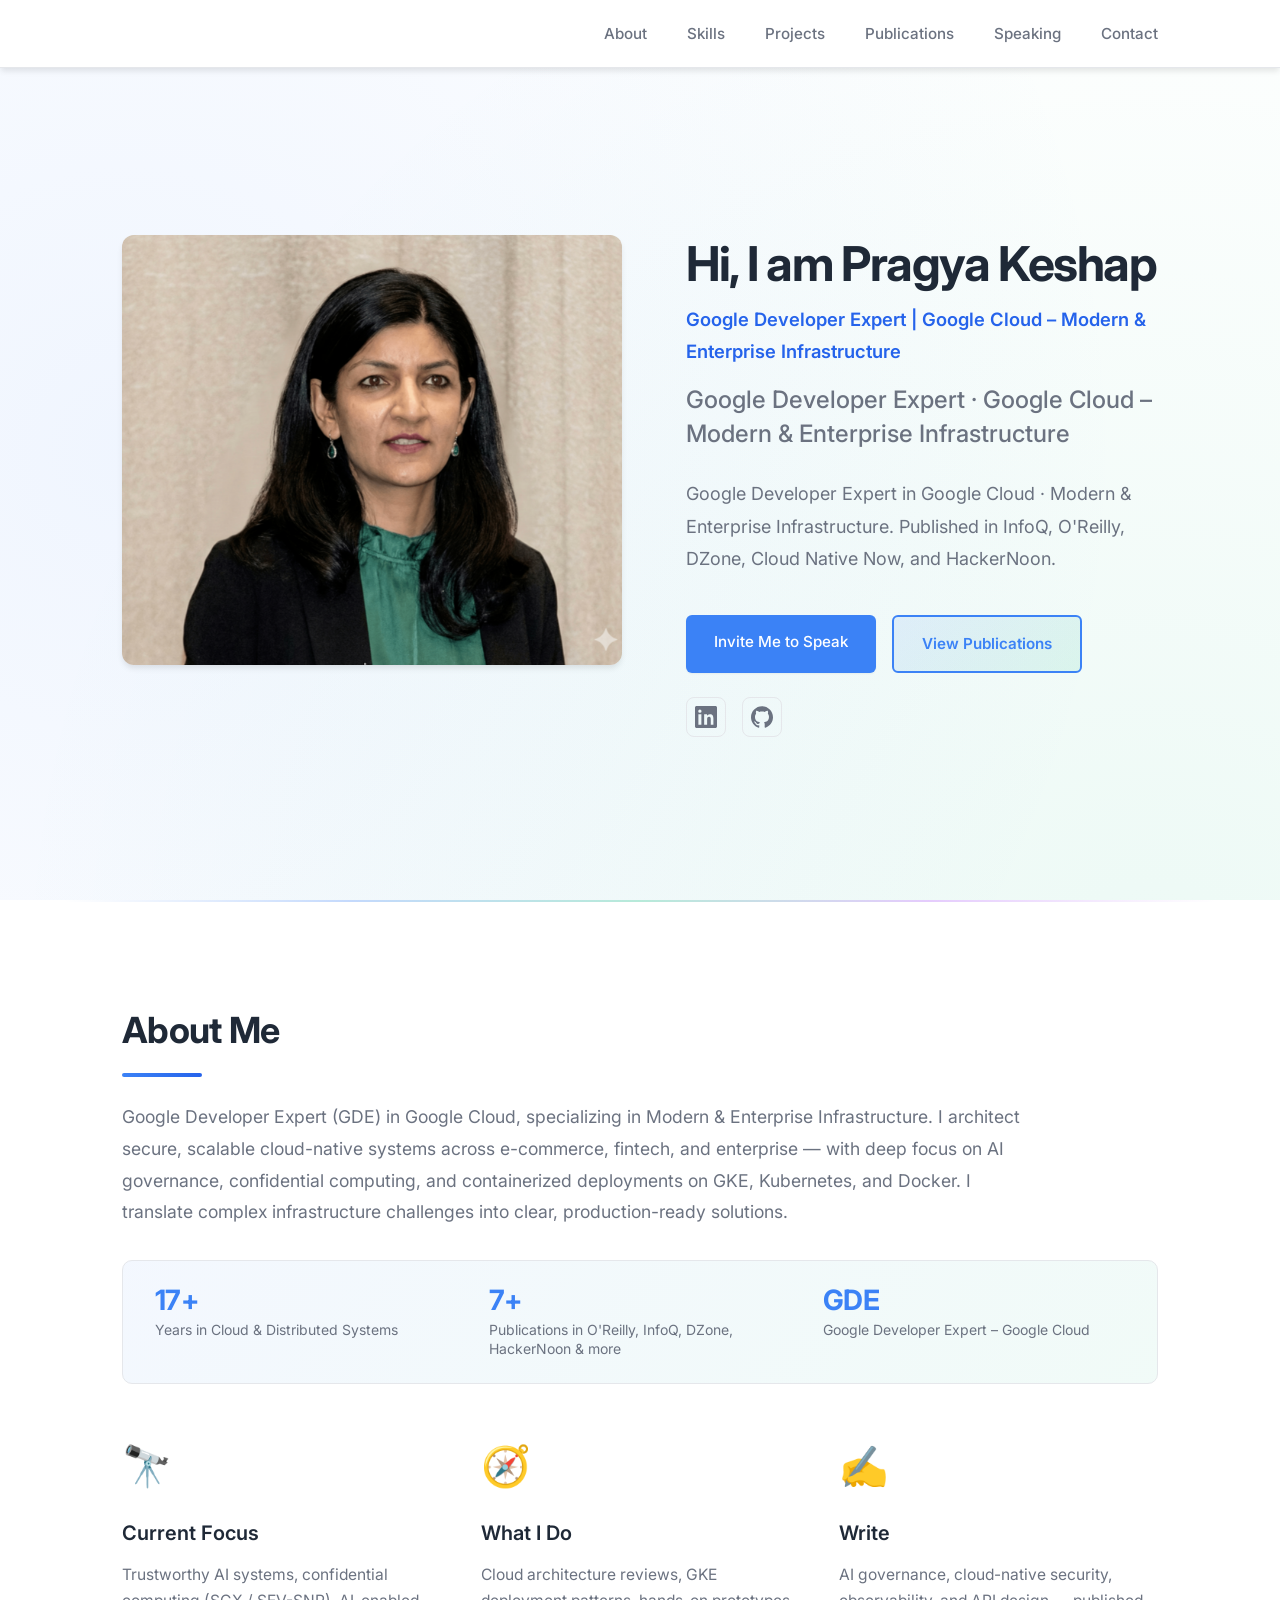
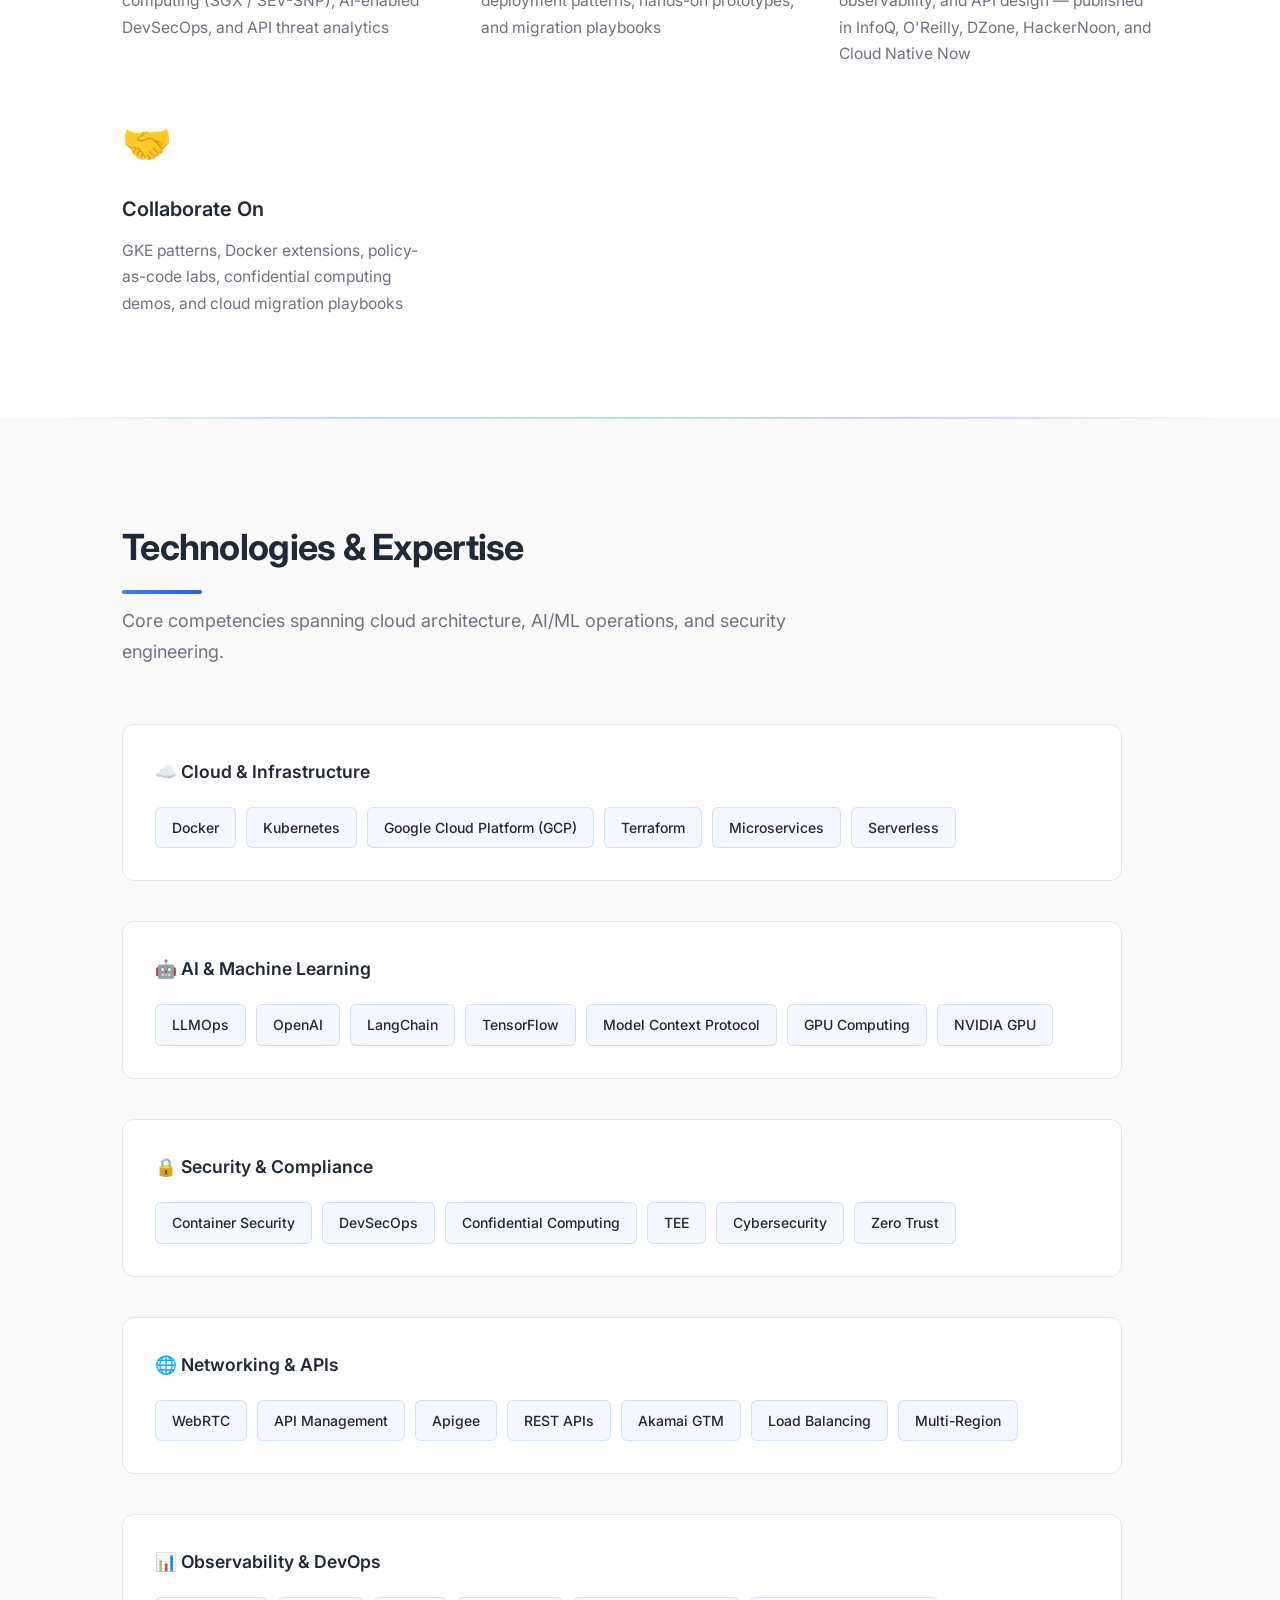
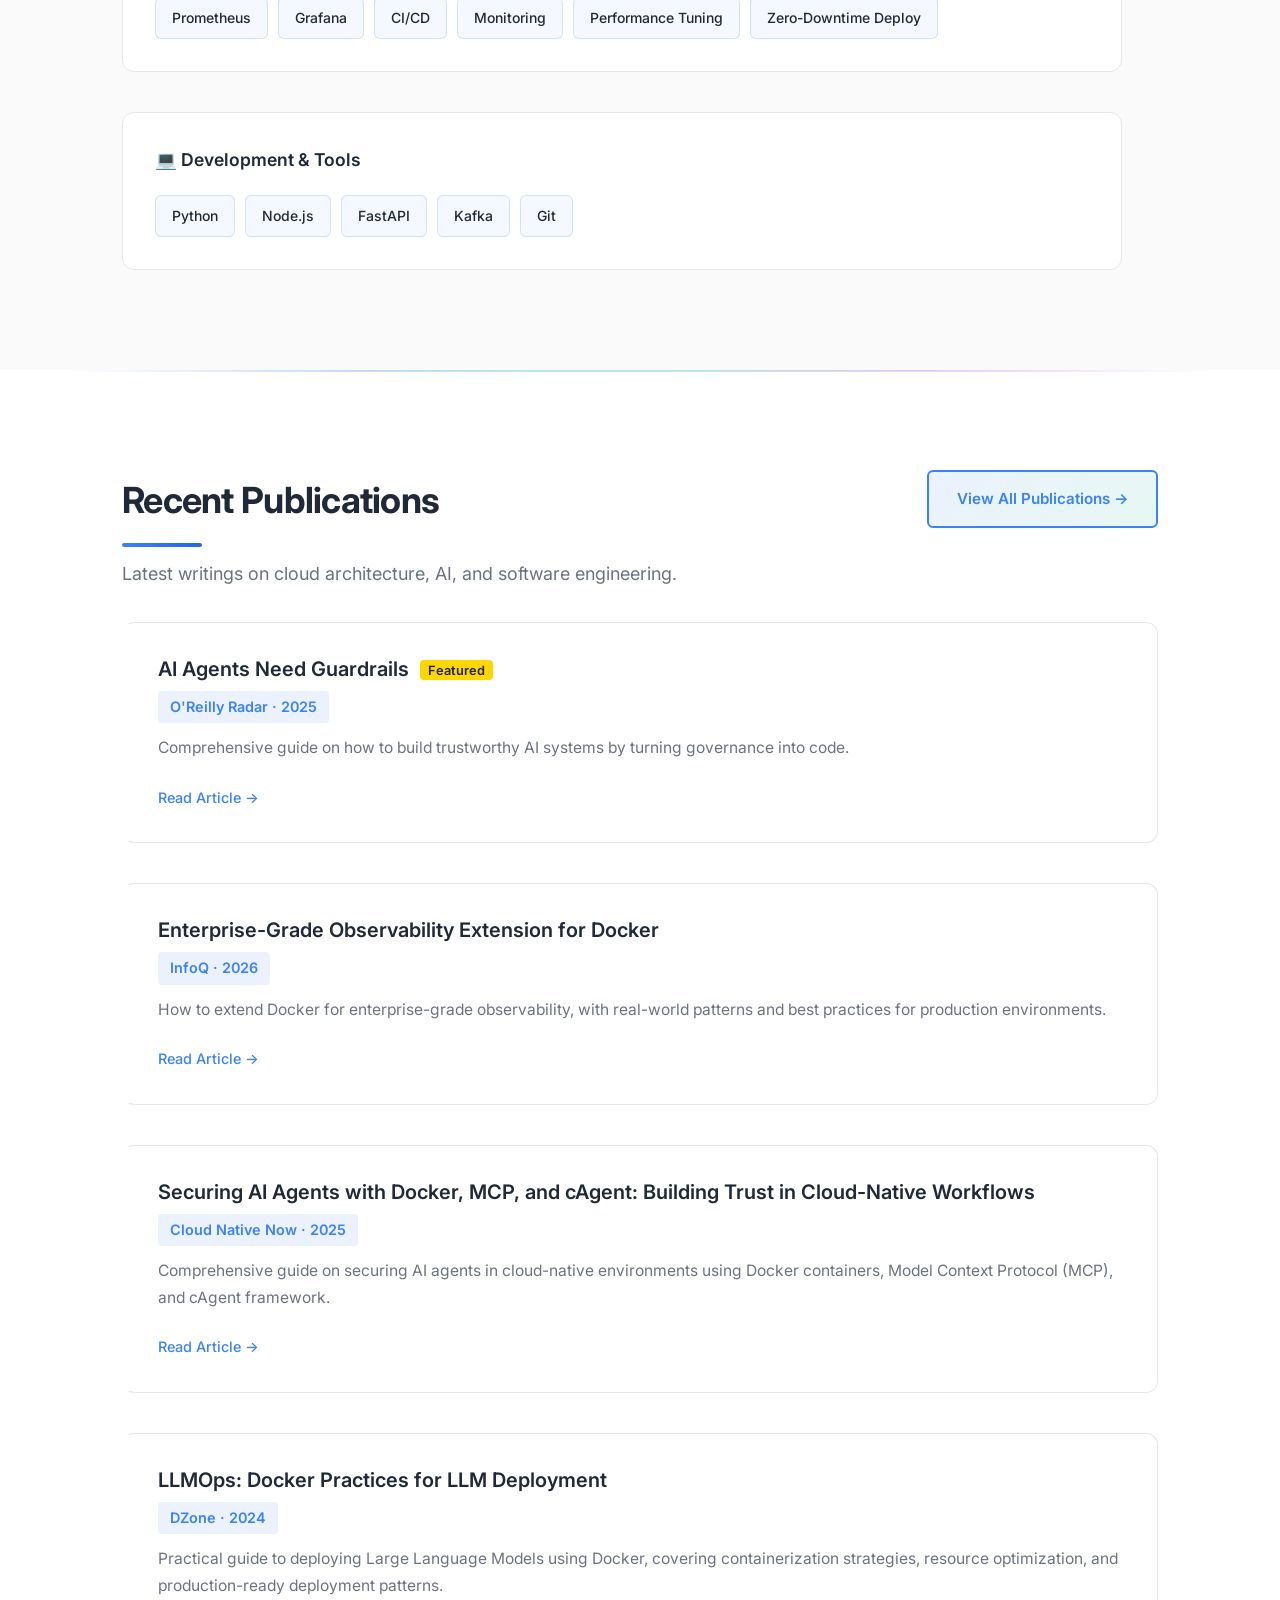
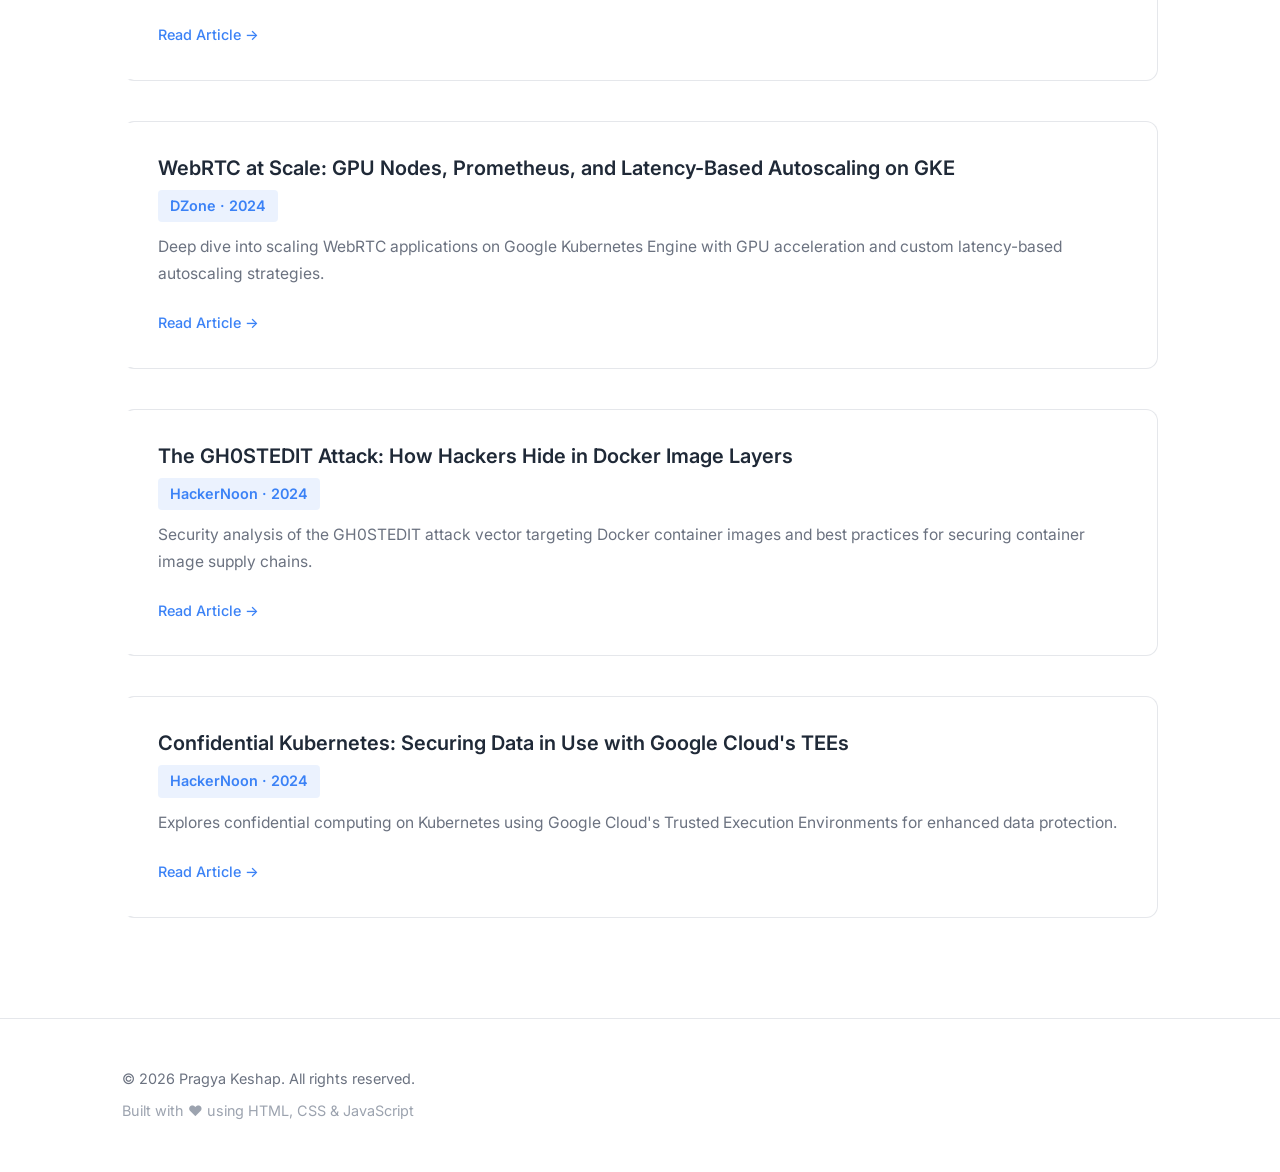
<file: index.html>
<!DOCTYPE html> 
<html lang="en">
<head>
        <meta charset="UTF-8">
        <meta name="viewport" content="width=device-width, initial-scale=1.0">
        <meta name="description" content="Pragya Keshap is a Google Developer Expert in Google Cloud – Modern & Enterprise Infrastructure, specializing in AI governance, confidential computing, and cloud-native security.">
        <title>Pragya Keshap | Google Developer Expert – Google Cloud</title>
        <script type="application/ld+json">
        {
            "@context": "https://schema.org",
            "@type": "Person",
            "name": "Pragya Keshap",
            "jobTitle": "Google Developer Expert (GDE) | Google Cloud – Modern & Enterprise Infrastructure",
            "description": "Technical Architect specializing in AI governance, cloud security, and cloud-native systems. Speaker, author, and technical leader.",
            "url": "https://pragyakeshap.com",
            "sameAs": [
                "https://linkedin.com/in/pragyakeshap",
                "https://scholar.google.com/scholar?q=pragya+keshap",
                "https://sessionize.com/pragyakeshap"
            ]
        }
        </script>
    <link rel="preconnect" href="https://fonts.googleapis.com">
    <link rel="preconnect" href="https://fonts.gstatic.com" crossorigin>
    <link href="https://fonts.googleapis.com/css2?family=Inter:wght@400;500;600;700&display=swap" rel="stylesheet">
    <link rel="stylesheet" href="styles.css">
</head>
<body>
    <!-- Navigation -->
    <nav class="navbar">
        <div class="container">
            <div class="nav-brand"></div>
            <button class="nav-toggle" id="navToggle">
                <span></span>
                <span></span>
                <span></span>
            </button>
            <ul class="nav-menu" id="navMenu">
                <li><a href="#about">About</a></li>
                <li><a href="#skills">Skills</a></li>
                <li><a href="projects.html">Projects</a></li>
                <li><a href="publications.html">Publications</a></li>
                <li><a href="speaking.html">Speaking</a></li>
                <li><a href="contact.html">Contact</a></li>
            </ul>
        </div>
    </nav>

    
    <!-- Hero Section -->
    <section class="hero">
        <div class="container">
            <div class="hero-content">
                <div class="hero-image">
                    <img src="Pragya_DP.png" alt="Pragya Keshap" id="profileImage">
                </div>
                <div class="hero-text">
                    <h1>Hi, I am <span class="highlight">Pragya Keshap</span></h1>
                    <div class="gde-credential" style="display: flex; align-items: center; gap: 1rem; margin-bottom: 1rem;">
                        <span style="font-size: 1.15rem; font-weight: 600; color: #2563eb;">Google Developer Expert | Google Cloud – Modern & Enterprise Infrastructure</span>
                    </div>
                    <h2 class="subtitle">Google Developer Expert · Google Cloud – Modern &amp; Enterprise Infrastructure</h2>
                    <p class="intro">
                        Google Developer Expert in Google Cloud · Modern &amp; Enterprise Infrastructure. Published in InfoQ, O'Reilly, DZone, Cloud Native Now, and HackerNoon.
                    </p>
                    <div class="hero-buttons">
                        <a href="contact.html" class="btn btn-primary">Invite Me to Speak</a>
                        <a href="publications.html" class="btn btn-secondary">View Publications</a>
                    </div>
                    <!-- Social Links -->
                    <div class="social-links">
                        <a href="https://linkedin.com/in/pragyakeshap" target="_blank" class="social-link" aria-label="LinkedIn">
                            <svg xmlns="http://www.w3.org/2000/svg" width="22" height="22" viewBox="0 0 24 24" fill="currentColor"><path d="M20.447 20.452H17.21v-5.569c0-1.328-.024-3.037-1.851-3.037-1.853 0-2.136 1.445-2.136 2.939v5.667H9.988V9h3.1v1.561h.044c.432-.818 1.487-1.681 3.062-1.681 3.274 0 3.878 2.155 3.878 4.959v6.613zM5.337 7.433a1.8 1.8 0 1 1 0-3.6 1.8 1.8 0 0 1 0 3.6zM6.961 20.452H3.711V9h3.25v11.452zM22.225 0H1.771C.792 0 0 .774 0 1.729v20.542C0 23.226.792 24 1.771 24h20.451C23.2 24 24 23.226 24 22.271V1.729C24 .774 23.2 0 22.222 0h.003z"/></svg>
                        </a>
                        <a href="https://github.com/pragyakeshap" target="_blank" class="social-link" aria-label="GitHub">
                            <svg xmlns="http://www.w3.org/2000/svg" width="22" height="22" viewBox="0 0 24 24" fill="currentColor"><path d="M12 .297c-6.63 0-12 5.373-12 12 0 5.303 3.438 9.8 8.205 11.385.6.113.82-.258.82-.577 0-.285-.01-1.04-.015-2.04-3.338.724-4.042-1.61-4.042-1.61C4.422 18.07 3.633 17.7 3.633 17.7c-1.087-.744.084-.729.084-.729 1.205.084 1.838 1.236 1.838 1.236 1.07 1.835 2.809 1.305 3.495.998.108-.776.417-1.305.76-1.605-2.665-.3-5.466-1.332-5.466-5.93 0-1.31.465-2.38 1.235-3.22-.135-.303-.54-1.523.105-3.176 0 0 1.005-.322 3.3 1.23.96-.267 1.98-.399 3-.405 1.02.006 2.04.138 3 .405 2.28-1.552 3.285-1.23 3.285-1.23.645 1.653.24 2.873.12 3.176.765.84 1.23 1.91 1.23 3.22 0 4.61-2.805 5.625-5.475 5.92.42.36.81 1.096.81 2.22 0 1.606-.015 2.896-.015 3.286 0 .315.21.69.825.57C20.565 22.092 24 17.592 24 12.297c0-6.627-5.373-12-12-12"/></svg>
                        </a>
                    </div>
                </div>
            </div>
        </div>
    </section>

    <!-- About Section -->
    <section id="about" class="section about">
        <div class="container">
            <h2 class="section-title">About Me</h2>
            <p class="about-intro">
                Google Developer Expert (GDE) in Google Cloud, specializing in Modern &amp; Enterprise Infrastructure. I architect secure, scalable cloud-native systems across e-commerce, fintech, and enterprise — with deep focus on AI governance, confidential computing, and containerized deployments on GKE, Kubernetes, and Docker. I translate complex infrastructure challenges into clear, production-ready solutions.
            </p>
            <!-- Stats Bar -->
            <div class="stats-bar">
                <div class="stat-block">
                    <span class="stat-number">17+</span>
                    <span class="stat-label">Years in Cloud &amp; Distributed Systems</span>
                </div>
                <div class="stat-block">
                    <span class="stat-number">7+</span>
                    <span class="stat-label">Publications in O'Reilly, InfoQ, DZone, HackerNoon &amp; more</span>
                </div>
                <div class="stat-block">
                    <span class="stat-number">GDE</span>
                    <span class="stat-label">Google Developer Expert – Google Cloud</span>
                </div>
            </div>
            <div class="characteristics">
                <div class="char-card">
                    <div class="char-icon">🔭</div>
                    <h3>Current Focus</h3>
                    <p>
                        Trustworthy AI systems, confidential computing (SGX / SEV-SNP), AI-enabled DevSecOps, and API threat analytics
                    </p>
                </div>

                <div class="char-card">
                    <div class="char-icon">🧭</div>
                    <h3>What I Do</h3>
                    <p>
                        Cloud architecture reviews, GKE deployment patterns, hands-on prototypes, and migration playbooks
                    </p>
                </div>

                <div class="char-card">
                    <div class="char-icon">✍️</div>
                    <h3>Write</h3>
                    <p>
                        AI governance, cloud-native security, observability, and API design — published in InfoQ, O'Reilly, DZone, HackerNoon, and Cloud Native Now
                    </p>
                </div>

                <div class="char-card">
                    <div class="char-icon">🤝</div>
                    <h3>Collaborate On</h3>
                    <p>
                        GKE patterns, Docker extensions, policy-as-code labs, confidential computing demos, and cloud migration playbooks
                    </p>
                </div>
            </div>
        </div>
    </section>

    <!-- Skills Section -->
    <section id="skills" class="section skills">
        <div class="container">
            <h2 class="section-title">Technologies & Expertise</h2>
            <p class="section-subtitle">
                Core competencies spanning cloud architecture, AI/ML operations, and security engineering.
            </p>
            
            <div class="skills-categories">
                <div class="skill-category">
                    <h3 class="skill-category-title">☁️ Cloud & Infrastructure</h3>
                    <div class="skills-grid">
                        <div class="skill-tag">Docker</div>
                        <div class="skill-tag">Kubernetes</div>
                        <div class="skill-tag">Google Cloud Platform (GCP)</div>
                        <div class="skill-tag">Terraform</div>
                        <div class="skill-tag">Microservices</div>
                        <div class="skill-tag">Serverless</div>
                    </div>
                </div>

                <div class="skill-category">
                    <h3 class="skill-category-title">🤖 AI & Machine Learning</h3>
                    <div class="skills-grid">
                        <div class="skill-tag">LLMOps</div>
                        <div class="skill-tag">OpenAI</div>
                        <div class="skill-tag">LangChain</div>
                        <div class="skill-tag">TensorFlow</div>
                        <div class="skill-tag">Model Context Protocol</div>
                        <div class="skill-tag">GPU Computing</div>
                        <div class="skill-tag">NVIDIA GPU</div>
                    </div>
                </div>

                <div class="skill-category">
                    <h3 class="skill-category-title">🔒 Security & Compliance</h3>
                    <div class="skills-grid">
                        <div class="skill-tag">Container Security</div>
                        <div class="skill-tag">DevSecOps</div>
                        <div class="skill-tag">Confidential Computing</div>
                        <div class="skill-tag">TEE</div>
                        <div class="skill-tag">Cybersecurity</div>
                        <div class="skill-tag">Zero Trust</div>
                    </div>
                </div>

                <div class="skill-category">
                    <h3 class="skill-category-title">🌐 Networking & APIs</h3>
                    <div class="skills-grid">
                        <div class="skill-tag">WebRTC</div>
                        <div class="skill-tag">API Management</div>
                        <div class="skill-tag">Apigee</div>
                        <div class="skill-tag">REST APIs</div>
                        <div class="skill-tag">Akamai GTM</div>
                        <div class="skill-tag">Load Balancing</div>
                        <div class="skill-tag">Multi-Region</div>
                    </div>
                </div>

                <div class="skill-category">
                    <h3 class="skill-category-title">📊 Observability & DevOps</h3>
                    <div class="skills-grid">
                        <div class="skill-tag">Prometheus</div>
                        <div class="skill-tag">Grafana</div>
                        <div class="skill-tag">CI/CD</div>
                        <div class="skill-tag">Monitoring</div>
                        <div class="skill-tag">Performance Tuning</div>
                        <div class="skill-tag">Zero-Downtime Deploy</div>
                    </div>
                </div>

                <div class="skill-category">
                    <h3 class="skill-category-title">💻 Development & Tools</h3>
                    <div class="skills-grid">
                        <div class="skill-tag">Python</div>
                        <div class="skill-tag">Node.js</div>
                        <div class="skill-tag">FastAPI</div>
                        <div class="skill-tag">Kafka</div>
                        <div class="skill-tag">Git</div>
                    </div>
                </div>
            </div>
        </div>
    </section>



    <!-- Featured Publications Section -->
    <section id="publications" class="section publications">
        <div class="container">
            <div class="section-header">
                <div>
                    <h2 class="section-title">Recent Publications</h2>
                    <p class="section-subtitle">
                        Latest writings on cloud architecture, AI, and software engineering.
                    </p>
                </div>
                <a href="publications.html" class="btn btn-secondary">View All Publications →</a>
            </div>
            
            <div class="publications-list" style="margin-bottom: 2.5rem;">
                <article class="publication-item">
                    <div class="publication-content">
                        <h3 class="publication-title">AI Agents Need Guardrails <span class="featured-badge" style="background: gold; color: #222; font-size: 0.8rem; padding: 0.2em 0.6em; border-radius: 4px; margin-left: 0.5em; vertical-align: middle;">Featured</span></h3>
                        <p class="publication-venue">O'Reilly Radar &middot; <span class="pub-date">2025</span></p>
                        <p class="publication-description">
                            Comprehensive guide on how to build trustworthy AI systems by turning governance into code.
                        </p>
                        <div class="publication-links">
                            <a href="https://www.oreilly.com/radar/ai-agents-need-guardrails/" target="_blank" class="publication-link">Read Article →</a>
                        </div>
                    </div>
                </article>
            </div>

            <!-- Articles -->
            <div class="publications-list">
                <article class="publication-item">
                    <div class="publication-content">
                        <h3 class="publication-title">Enterprise-Grade Observability Extension for Docker</h3>
                        <p class="publication-venue">InfoQ &middot; <span class="pub-date">2026</span></p>
                        <p class="publication-description">
                            How to extend Docker for enterprise-grade observability, with real-world patterns and best practices for production environments.
                        </p>
                        <div class="publication-links">
                            <a href="https://www.infoq.com/articles/enterprise-grade-observability-extension-docker/" target="_blank" class="publication-link">Read Article →</a>
                        </div>
                    </div>
                </article>

                <article class="publication-item">
                    <div class="publication-content">
                        <h3 class="publication-title">Securing AI Agents with Docker, MCP, and cAgent: Building Trust in Cloud-Native Workflows</h3>
                        <p class="publication-venue">Cloud Native Now &middot; <span class="pub-date">2025</span></p>
                        <p class="publication-description">
                            Comprehensive guide on securing AI agents in cloud-native environments using Docker containers, Model Context Protocol (MCP), and cAgent framework.
                        </p>
                        <div class="publication-links">
                            <a href="https://cloudnativenow.com/contributed-content/securing-ai-agents-with-docker-mcp-and-cagent-building-trust-in-cloud-native-workflows/" target="_blank" class="publication-link">Read Article →</a>
                        </div>
                    </div>
                </article>

                <article class="publication-item">
                    <div class="publication-content">
                        <h3 class="publication-title">LLMOps: Docker Practices for LLM Deployment</h3>
                        <p class="publication-venue">DZone &middot; <span class="pub-date">2024</span></p>
                        <p class="publication-description">
                            Practical guide to deploying Large Language Models using Docker, covering containerization strategies, resource optimization, and production-ready deployment patterns.
                        </p>
                        <div class="publication-links">
                            <a href="https://dzone.com/articles/llmops-docker-practices-llm-deployment" target="_blank" class="publication-link">Read Article →</a>
                        </div>
                    </div>
                </article>

                <article class="publication-item">
                    <div class="publication-content">
                        <h3 class="publication-title">WebRTC at Scale: GPU Nodes, Prometheus, and Latency-Based Autoscaling on GKE</h3>
                        <p class="publication-venue">DZone &middot; <span class="pub-date">2024</span></p>
                        <p class="publication-description">
                            Deep dive into scaling WebRTC applications on Google Kubernetes Engine with GPU acceleration and custom latency-based autoscaling strategies.
                        </p>
                        <div class="publication-links">
                            <a href="https://dzone.com/articles/WebRTC-at-Scale-GPU-Nodes-Prometheus-and-Latency-Based-Autoscaling-on-GKE" target="_blank" class="publication-link">Read Article →</a>
                        </div>
                    </div>
                </article>

                <article class="publication-item">
                    <div class="publication-content">
                        <h3 class="publication-title">The GH0STEDIT Attack: How Hackers Hide in Docker Image Layers</h3>
                        <p class="publication-venue">HackerNoon &middot; <span class="pub-date">2024</span></p>
                        <p class="publication-description">
                            Security analysis of the GH0STEDIT attack vector targeting Docker container images and best practices for securing container image supply chains.
                        </p>
                        <div class="publication-links">
                            <a href="https://hackernoon.com/the-gh0stedit-attack-how-hackers-hide-in-docker-image-layers" target="_blank" class="publication-link">Read Article →</a>
                        </div>
                    </div>
                </article>

                <article class="publication-item">
                    <div class="publication-content">
                        <h3 class="publication-title">Confidential Kubernetes: Securing Data in Use with Google Cloud's TEEs</h3>
                        <p class="publication-venue">HackerNoon &middot; <span class="pub-date">2024</span></p>
                        <p class="publication-description">
                            Explores confidential computing on Kubernetes using Google Cloud's Trusted Execution Environments for enhanced data protection.
                        </p>
                        <div class="publication-links">
                            <a href="https://hackernoon.com/confidential-kubernetes-securing-data-in-use-with-google-clouds-tees" target="_blank" class="publication-link">Read Article →</a>
                        </div>
                    </div>
                </article>
            </div>
        </div>
    </section>

    <!-- Footer -->
    <footer class="footer">
        <div class="container">
            <p>&copy; 2026 Pragya Keshap. All rights reserved.</p>
            <p class="footer-note">Built with ❤️ using HTML, CSS & JavaScript</p>
        </div>
    </footer>

    <script src="script.js"></script>
</body>
</html>
</file>
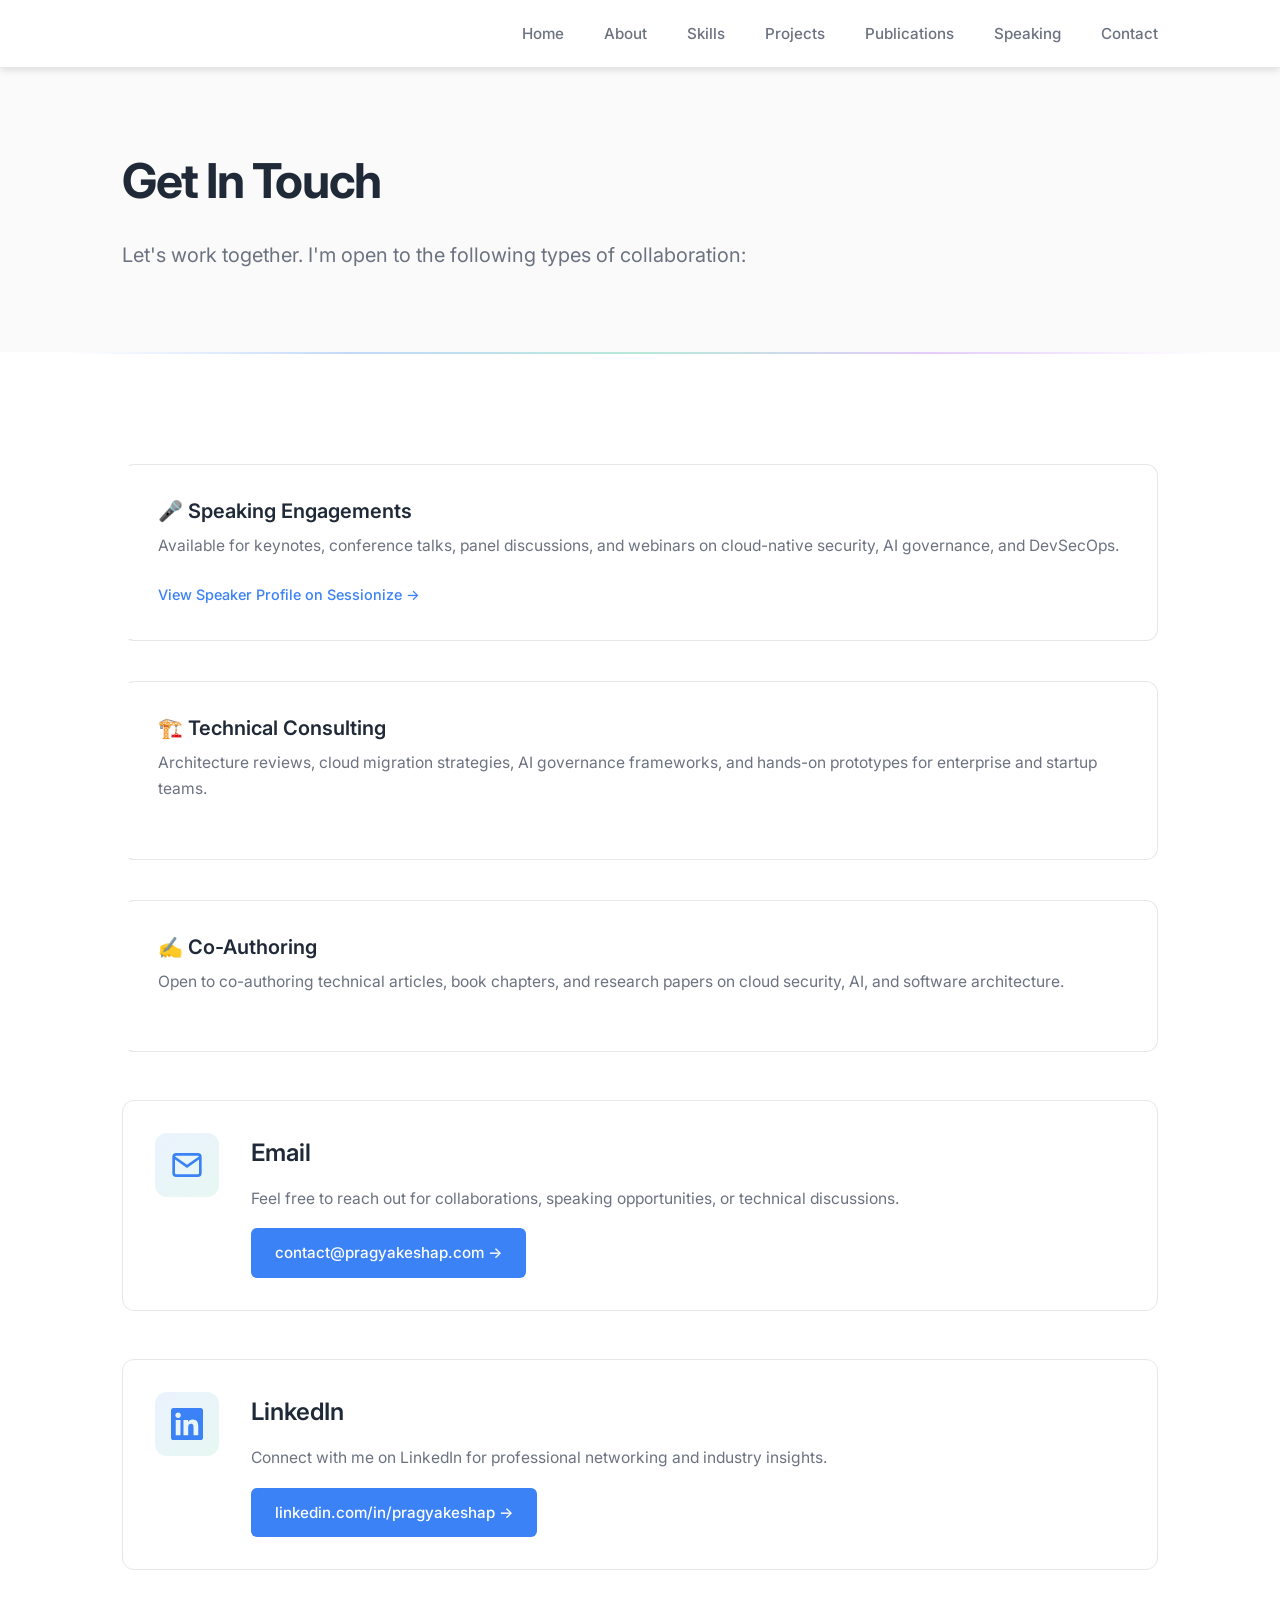
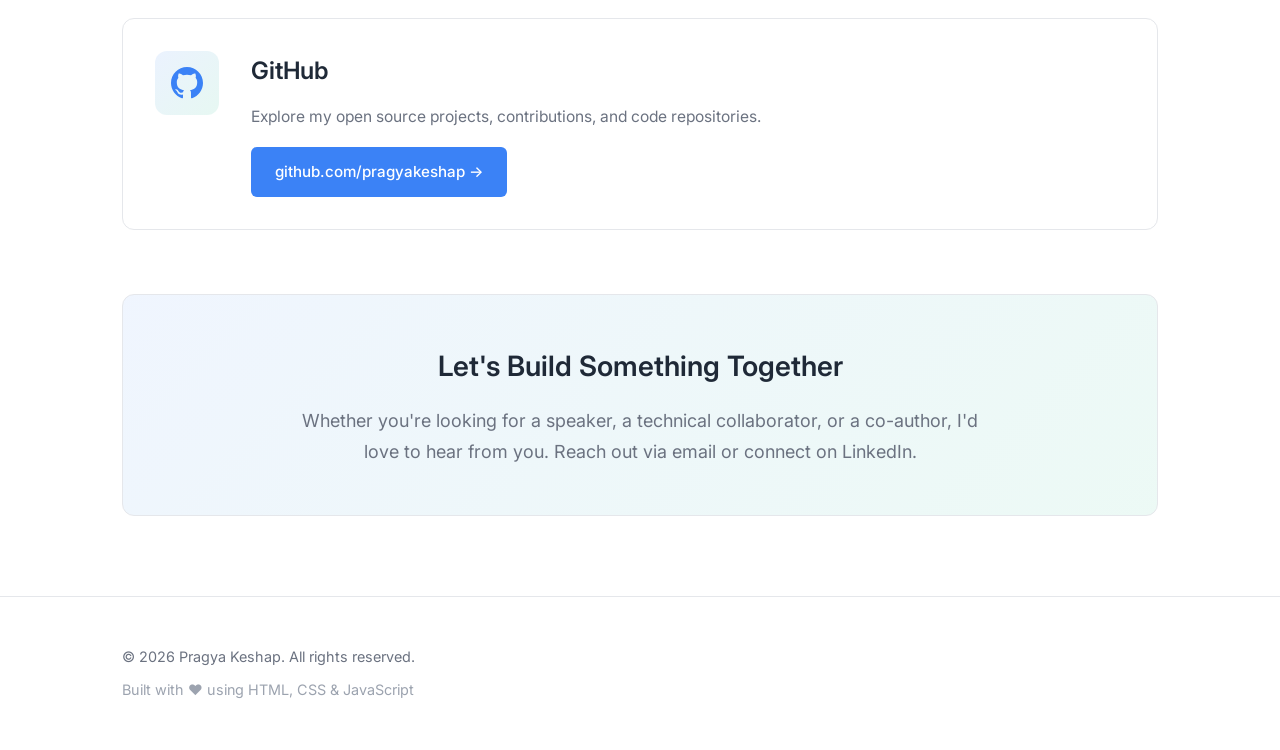
<file: contact.html>
<!DOCTYPE html>
<html lang="en">
<head>
    <meta charset="UTF-8">
    <meta name="viewport" content="width=device-width, initial-scale=1.0">
    <meta name="description" content="Contact Pragya Keshap - Technical Architect">
    <title>Contact - Pragya Keshap</title>
    <link rel="preconnect" href="https://fonts.googleapis.com">
    <link rel="preconnect" href="https://fonts.gstatic.com" crossorigin>
    <link href="https://fonts.googleapis.com/css2?family=Inter:wght@400;500;600;700&display=swap" rel="stylesheet">
    <link rel="stylesheet" href="styles.css">
</head>
<body>
    <!-- Navigation -->
    <nav class="navbar">
        <div class="container">
            <div class="nav-brand"></div>
            <button class="nav-toggle" id="navToggle">
                <span></span>
                <span></span>
                <span></span>
            </button>
            <ul class="nav-menu" id="navMenu">
                <li><a href="index.html">Home</a></li>
                <li><a href="index.html#about">About</a></li>
                <li><a href="index.html#skills">Skills</a></li>
                <li><a href="projects.html">Projects</a></li>
                <li><a href="publications.html">Publications</a></li>
                <li><a href="speaking.html">Speaking</a></li>
                <li><a href="contact.html">Contact</a></li>
            </ul>
        </div>
    </nav>

    <!-- Page Header -->
    <section class="page-header">
        <div class="container">
            <h1>Get In Touch</h1>
            <p class="page-subtitle">Let's work together. I'm open to the following types of collaboration:</p>
        </div>
    </section>

    <!-- Contact Information -->
    <section class="section contact-page">
        <div class="container">

            <!-- Collaboration Types -->
            <div class="publications-list" style="margin-bottom: 3rem;">
                <article class="publication-item">
                    <div class="publication-content">
                        <h3 class="publication-title">🎤 Speaking Engagements</h3>
                        <p class="publication-description">Available for keynotes, conference talks, panel discussions, and webinars on cloud-native security, AI governance, and DevSecOps.</p>
                        <div class="publication-links">
                            <a href="https://sessionize.com/pragyakeshap" target="_blank" class="publication-link">View Speaker Profile on Sessionize →</a>
                        </div>
                    </div>
                </article>
                <article class="publication-item">
                    <div class="publication-content">
                        <h3 class="publication-title">🏗️ Technical Consulting</h3>
                        <p class="publication-description">Architecture reviews, cloud migration strategies, AI governance frameworks, and hands-on prototypes for enterprise and startup teams.</p>
                    </div>
                </article>
                <article class="publication-item">
                    <div class="publication-content">
                        <h3 class="publication-title">✍️ Co-Authoring</h3>
                        <p class="publication-description">Open to co-authoring technical articles, book chapters, and research papers on cloud security, AI, and software architecture.</p>
                    </div>
                </article>
            </div>

            <div class="contact-methods">
                <article class="contact-method-item">
                    <div class="contact-icon">
                        <svg width="32" height="32" viewBox="0 0 24 24" fill="none" stroke="currentColor" stroke-width="2">
                            <path d="M4 4h16c1.1 0 2 .9 2 2v12c0 1.1-.9 2-2 2H4c-1.1 0-2-.9-2-2V6c0-1.1.9-2 2-2z"></path>
                            <polyline points="22,6 12,13 2,6"></polyline>
                        </svg>
                    </div>
                    <div class="contact-method-content">
                        <h3>Email</h3>
                        <p class="contact-detail">Feel free to reach out for collaborations, speaking opportunities, or technical discussions.</p>
                        <a href="mailto:contact@pragyakeshap.com" class="contact-link-btn">contact@pragyakeshap.com →</a>
                    </div>
                </article>

                <article class="contact-method-item">
                    <div class="contact-icon">
                        <svg width="32" height="32" viewBox="0 0 24 24" fill="currentColor">
                            <path d="M20.447 20.452h-3.554v-5.569c0-1.328-.027-3.037-1.852-3.037-1.853 0-2.136 1.445-2.136 2.939v5.667H9.351V9h3.414v1.561h.046c.477-.9 1.637-1.85 3.37-1.85 3.601 0 4.267 2.37 4.267 5.455v6.286zM5.337 7.433c-1.144 0-2.063-.926-2.063-2.065 0-1.138.92-2.063 2.063-2.063 1.14 0 2.064.925 2.064 2.063 0 1.139-.925 2.065-2.064 2.065zm1.782 13.019H3.555V9h3.564v11.452zM22.225 0H1.771C.792 0 0 .774 0 1.729v20.542C0 23.227.792 24 1.771 24h20.451C23.2 24 24 23.227 24 22.271V1.729C24 .774 23.2 0 22.222 0h.003z"/>
                        </svg>
                    </div>
                    <div class="contact-method-content">
                        <h3>LinkedIn</h3>
                        <p class="contact-detail">Connect with me on LinkedIn for professional networking and industry insights.</p>
                        <a href="https://www.linkedin.com/in/pragyakeshap/" target="_blank" class="contact-link-btn">linkedin.com/in/pragyakeshap →</a>
                    </div>
                </article>

                <article class="contact-method-item">
                    <div class="contact-icon">
                        <svg width="32" height="32" viewBox="0 0 24 24" fill="currentColor">
                            <path d="M12 0c-6.626 0-12 5.373-12 12 0 5.302 3.438 9.8 8.207 11.387.599.111.793-.261.793-.577v-2.234c-3.338.726-4.033-1.416-4.033-1.416-.546-1.387-1.333-1.756-1.333-1.756-1.089-.745.083-.729.083-.729 1.205.084 1.839 1.237 1.839 1.237 1.07 1.834 2.807 1.304 3.492.997.107-.775.418-1.305.762-1.604-2.665-.305-5.467-1.334-5.467-5.931 0-1.311.469-2.381 1.236-3.221-.124-.303-.535-1.524.117-3.176 0 0 1.008-.322 3.301 1.23.957-.266 1.983-.399 3.003-.404 1.02.005 2.047.138 3.006.404 2.291-1.552 3.297-1.23 3.297-1.23.653 1.653.242 2.874.118 3.176.77.84 1.235 1.911 1.235 3.221 0 4.609-2.807 5.624-5.479 5.921.43.372.823 1.102.823 2.222v3.293c0 .319.192.694.801.576 4.765-1.589 8.199-6.086 8.199-11.386 0-6.627-5.373-12-12-12z"/>
                        </svg>
                    </div>
                    <div class="contact-method-content">
                        <h3>GitHub</h3>
                        <p class="contact-detail">Explore my open source projects, contributions, and code repositories.</p>
                        <a href="https://github.com/pragyakeshap?tab=repositories" target="_blank" class="contact-link-btn">github.com/pragyakeshap →</a>
                    </div>
                </article>
            </div>

            <div class="contact-footer">
                <h3>Let's Build Something Together</h3>
                <p>Whether you're looking for a speaker, a technical collaborator, or a co-author, I'd love to hear from you. Reach out via email or connect on LinkedIn.</p>
            </div>
        </div>
    </section>

    <!-- Footer -->
    <footer class="footer">
        <div class="container">
            <p>&copy; 2026 Pragya Keshap. All rights reserved.</p>
            <p class="footer-note">Built with ❤️ using HTML, CSS & JavaScript</p>
        </div>
    </footer>

    <script src="script.js"></script>
</body>
</html>
</file>
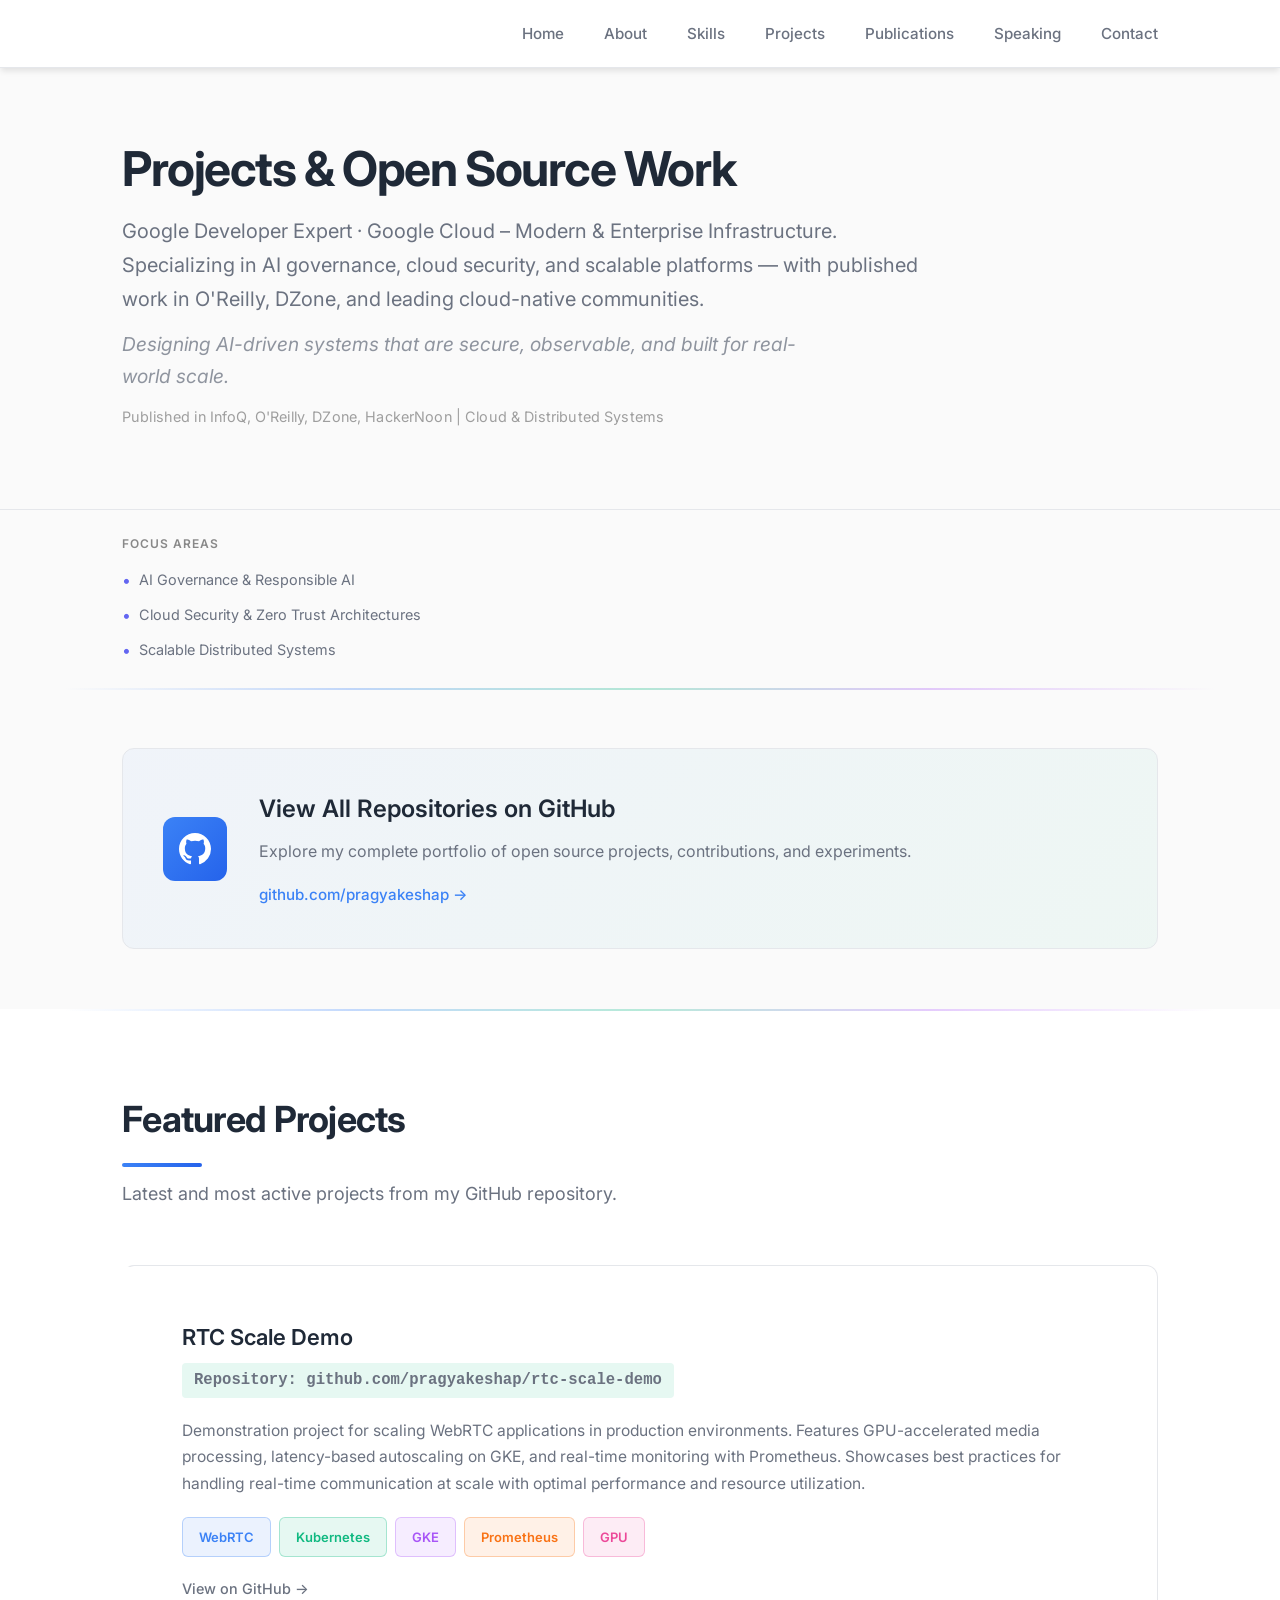
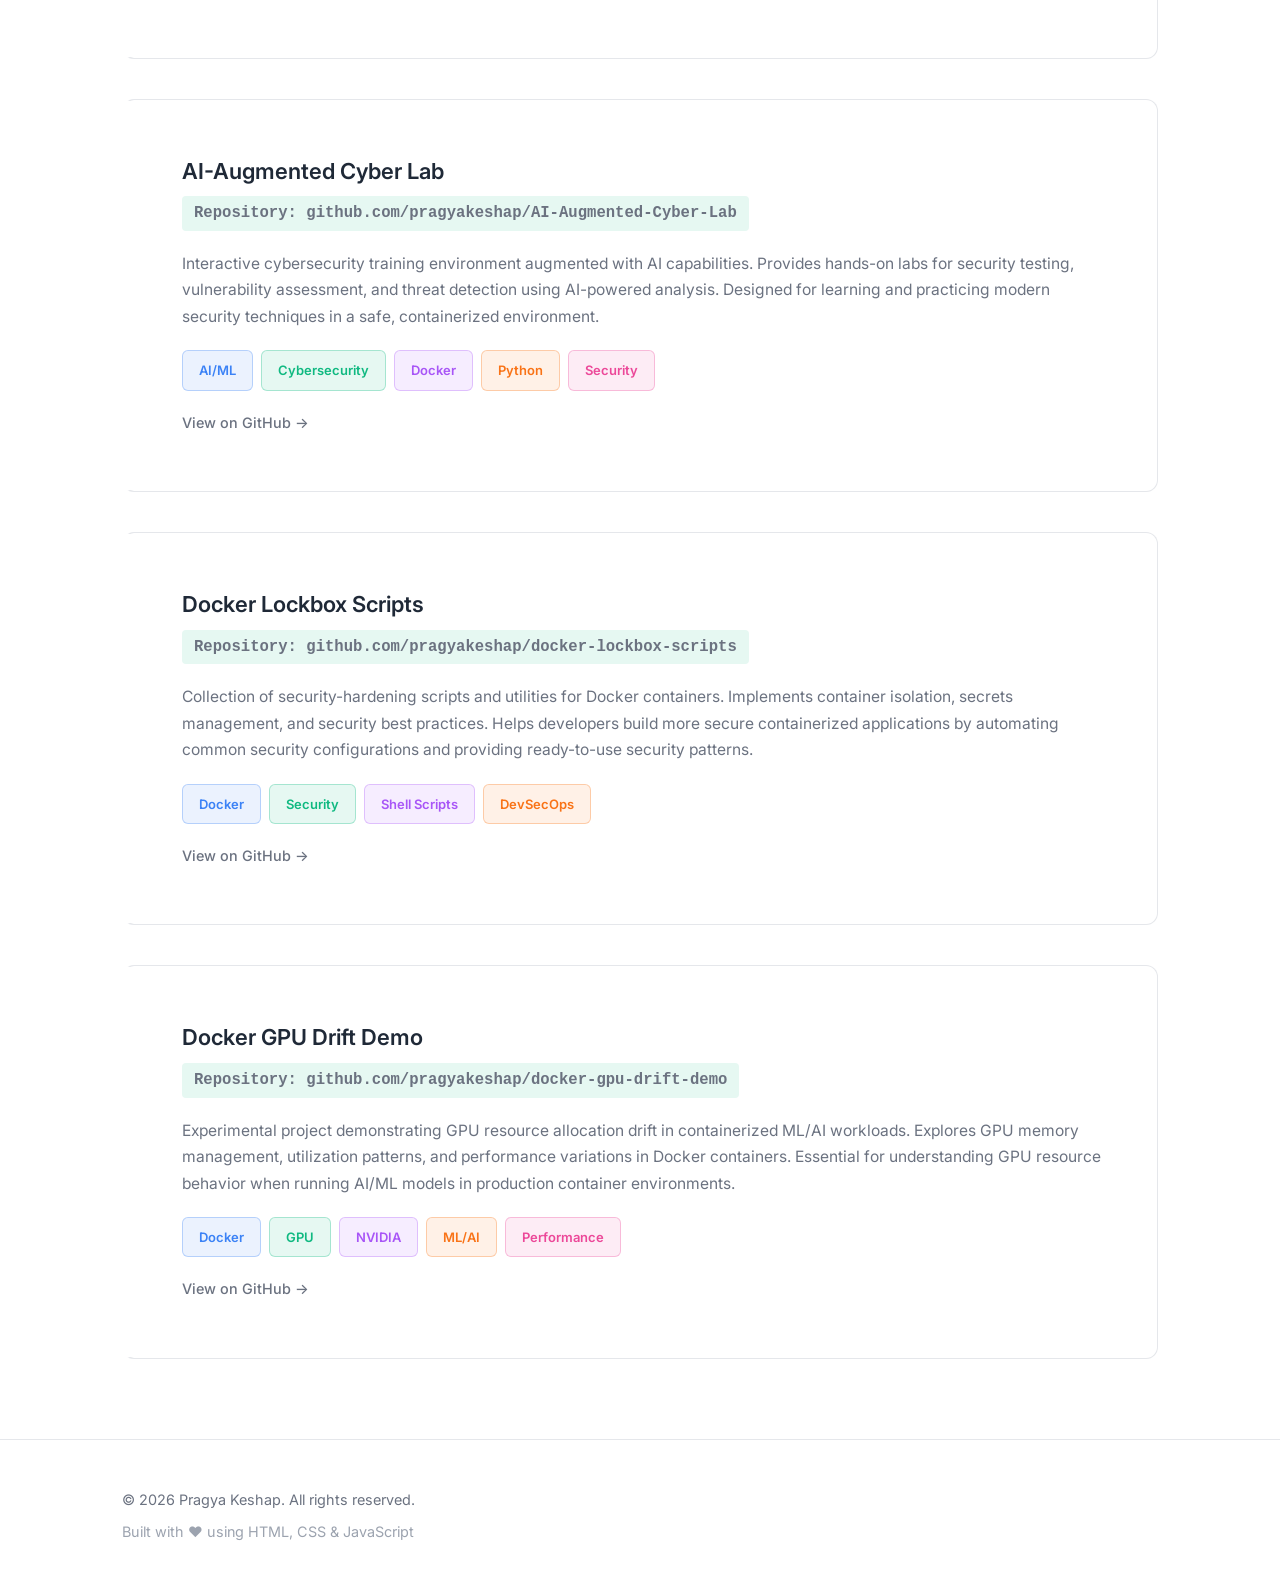
<file: projects.html>
<!DOCTYPE html>
<html lang="en">
<head>
    <meta charset="UTF-8">
    <meta name="viewport" content="width=device-width, initial-scale=1.0">
    <meta name="description" content="Projects by Pragya Keshap - Technical Architect">
    <title>Projects - Pragya Keshap | Google Developer Expert – Google Cloud</title>
    <link rel="preconnect" href="https://fonts.googleapis.com">
    <link rel="preconnect" href="https://fonts.gstatic.com" crossorigin>
    <link href="https://fonts.googleapis.com/css2?family=Inter:wght@400;500;600;700&display=swap" rel="stylesheet">
    <link rel="stylesheet" href="styles.css">
</head>
<body>
    <!-- Navigation -->
    <nav class="navbar">
        <div class="container">
            <div class="nav-brand"></div>
            <button class="nav-toggle" id="navToggle">
                <span></span>
                <span></span>
                <span></span>
            </button>
            <ul class="nav-menu" id="navMenu">
                <li><a href="index.html">Home</a></li>
                <li><a href="index.html#about">About</a></li>
                <li><a href="index.html#skills">Skills</a></li>
                <li><a href="projects.html">Projects</a></li>
                <li><a href="publications.html">Publications</a></li>
                <li><a href="speaking.html">Speaking</a></li>
                <li><a href="contact.html">Contact</a></li>
            </ul>
        </div>
    </nav>

    <!-- Page Header -->
    <section class="page-header">
        <div class="container">
            <h1 class="hero-headline">Projects &amp; Open Source Work</h1>
            <p class="hero-subheadline">Google Developer Expert · Google Cloud – Modern &amp; Enterprise Infrastructure. Specializing in AI governance, cloud security, and scalable platforms — with published work in O'Reilly, DZone, and leading cloud-native communities.</p>
            <p class="hero-tagline">Designing AI-driven systems that are secure, observable, and built for real-world scale.</p>
            <p class="hero-authority">Published in InfoQ, O'Reilly, DZone, HackerNoon | Cloud &amp; Distributed Systems</p>
        </div>
    </section>

    <!-- Focus Areas -->
    <section class="focus-areas-strip">
        <div class="container">
            <p class="focus-areas-label">Focus Areas</p>
            <ul class="focus-areas-list">
                <li>AI Governance &amp; Responsible AI</li>
                <li>Cloud Security &amp; Zero Trust Architectures</li>
                <li>Scalable Distributed Systems</li>
            </ul>
        </div>
    </section>

    <!-- GitHub Repository Link -->
    <section class="section github-section">
        <div class="container">
            <div class="github-link-card">
                <div class="github-icon">
                    <svg height="32" width="32" viewBox="0 0 16 16" fill="currentColor">
                        <path d="M8 0C3.58 0 0 3.58 0 8c0 3.54 2.29 6.53 5.47 7.59.4.07.55-.17.55-.38 0-.19-.01-.82-.01-1.49-2.01.37-2.53-.49-2.69-.94-.09-.23-.48-.94-.82-1.13-.28-.15-.68-.52-.01-.53.63-.01 1.08.58 1.23.82.72 1.21 1.87.87 2.33.66.07-.52.28-.87.51-1.07-1.78-.2-3.64-.89-3.64-3.95 0-.87.31-1.59.82-2.15-.08-.2-.36-1.02.08-2.12 0 0 .67-.21 2.2.82.64-.18 1.32-.27 2-.27.68 0 1.36.09 2 .27 1.53-1.04 2.2-.82 2.2-.82.44 1.1.16 1.92.08 2.12.51.56.82 1.27.82 2.15 0 3.07-1.87 3.75-3.65 3.95.29.25.54.73.54 1.48 0 1.07-.01 1.93-.01 2.2 0 .21.15.46.55.38A8.013 8.013 0 0016 8c0-4.42-3.58-8-8-8z"></path>
                    </svg>
                </div>
                <div class="github-content">
                    <h3>View All Repositories on GitHub</h3>
                    <p>Explore my complete portfolio of open source projects, contributions, and experiments.</p>
                    <a href="https://github.com/pragyakeshap?tab=repositories" target="_blank" class="github-btn">
                        github.com/pragyakeshap →
                    </a>
                </div>
            </div>
        </div>
    </section>

    <!-- Featured Projects -->
    <section class="section projects-page">
        <div class="container">
            <h2 class="section-title">Featured Projects</h2>
            <p class="section-subtitle">
                Latest and most active projects from my GitHub repository.
            </p>

            <div class="projects-list">
                <article class="project-item">
                    <div class="project-content">
                        <h3 class="project-title">RTC Scale Demo</h3>
                        <p class="project-repo">Repository: github.com/pragyakeshap/rtc-scale-demo</p>
                        <p class="project-description">
                            Demonstration project for scaling WebRTC applications in production environments. Features GPU-accelerated media processing, latency-based autoscaling on GKE, and real-time monitoring with Prometheus. Showcases best practices for handling real-time communication at scale with optimal performance and resource utilization.
                        </p>
                        <div class="project-tags">
                            <span>WebRTC</span>
                            <span>Kubernetes</span>
                            <span>GKE</span>
                            <span>Prometheus</span>
                            <span>GPU</span>
                        </div>
                        <div class="project-links">
                            <a href="https://github.com/pragyakeshap/rtc-scale-demo" target="_blank" class="project-link">View on GitHub →</a>
                        </div>
                    </div>
                </article>

                <article class="project-item">
                    <div class="project-content">
                        <h3 class="project-title">AI-Augmented Cyber Lab</h3>
                        <p class="project-repo">Repository: github.com/pragyakeshap/AI-Augmented-Cyber-Lab</p>
                        <p class="project-description">
                            Interactive cybersecurity training environment augmented with AI capabilities. Provides hands-on labs for security testing, vulnerability assessment, and threat detection using AI-powered analysis. Designed for learning and practicing modern security techniques in a safe, containerized environment.
                        </p>
                        <div class="project-tags">
                            <span>AI/ML</span>
                            <span>Cybersecurity</span>
                            <span>Docker</span>
                            <span>Python</span>
                            <span>Security</span>
                        </div>
                        <div class="project-links">
                            <a href="https://github.com/pragyakeshap/AI-Augmented-Cyber-Lab" target="_blank" class="project-link">View on GitHub →</a>
                        </div>
                    </div>
                </article>

                <article class="project-item">
                    <div class="project-content">
                        <h3 class="project-title">Docker Lockbox Scripts</h3>
                        <p class="project-repo">Repository: github.com/pragyakeshap/docker-lockbox-scripts</p>
                        <p class="project-description">
                            Collection of security-hardening scripts and utilities for Docker containers. Implements container isolation, secrets management, and security best practices. Helps developers build more secure containerized applications by automating common security configurations and providing ready-to-use security patterns.
                        </p>
                        <div class="project-tags">
                            <span>Docker</span>
                            <span>Security</span>
                            <span>Shell Scripts</span>
                            <span>DevSecOps</span>
                        </div>
                        <div class="project-links">
                            <a href="https://github.com/pragyakeshap/docker-lockbox-scripts" target="_blank" class="project-link">View on GitHub →</a>
                        </div>
                    </div>
                </article>

                <article class="project-item">
                    <div class="project-content">
                        <h3 class="project-title">Docker GPU Drift Demo</h3>
                        <p class="project-repo">Repository: github.com/pragyakeshap/docker-gpu-drift-demo</p>
                        <p class="project-description">
                            Experimental project demonstrating GPU resource allocation drift in containerized ML/AI workloads. Explores GPU memory management, utilization patterns, and performance variations in Docker containers. Essential for understanding GPU resource behavior when running AI/ML models in production container environments.
                        </p>
                        <div class="project-tags">
                            <span>Docker</span>
                            <span>GPU</span>
                            <span>NVIDIA</span>
                            <span>ML/AI</span>
                            <span>Performance</span>
                        </div>
                        <div class="project-links">
                            <a href="https://github.com/pragyakeshap/docker-gpu-drift-demo" target="_blank" class="project-link">View on GitHub →</a>
                        </div>
                    </div>
                </article>
            </div>
        </div>
    </section>

    <!-- Footer -->
    <footer class="footer">
        <div class="container">
            <p>&copy; 2026 Pragya Keshap. All rights reserved.</p>
            <p class="footer-note">Built with ❤️ using HTML, CSS &amp; JavaScript</p>
        </div>
    </footer>

    <script src="script.js"></script>
</body>
</html>
</file>
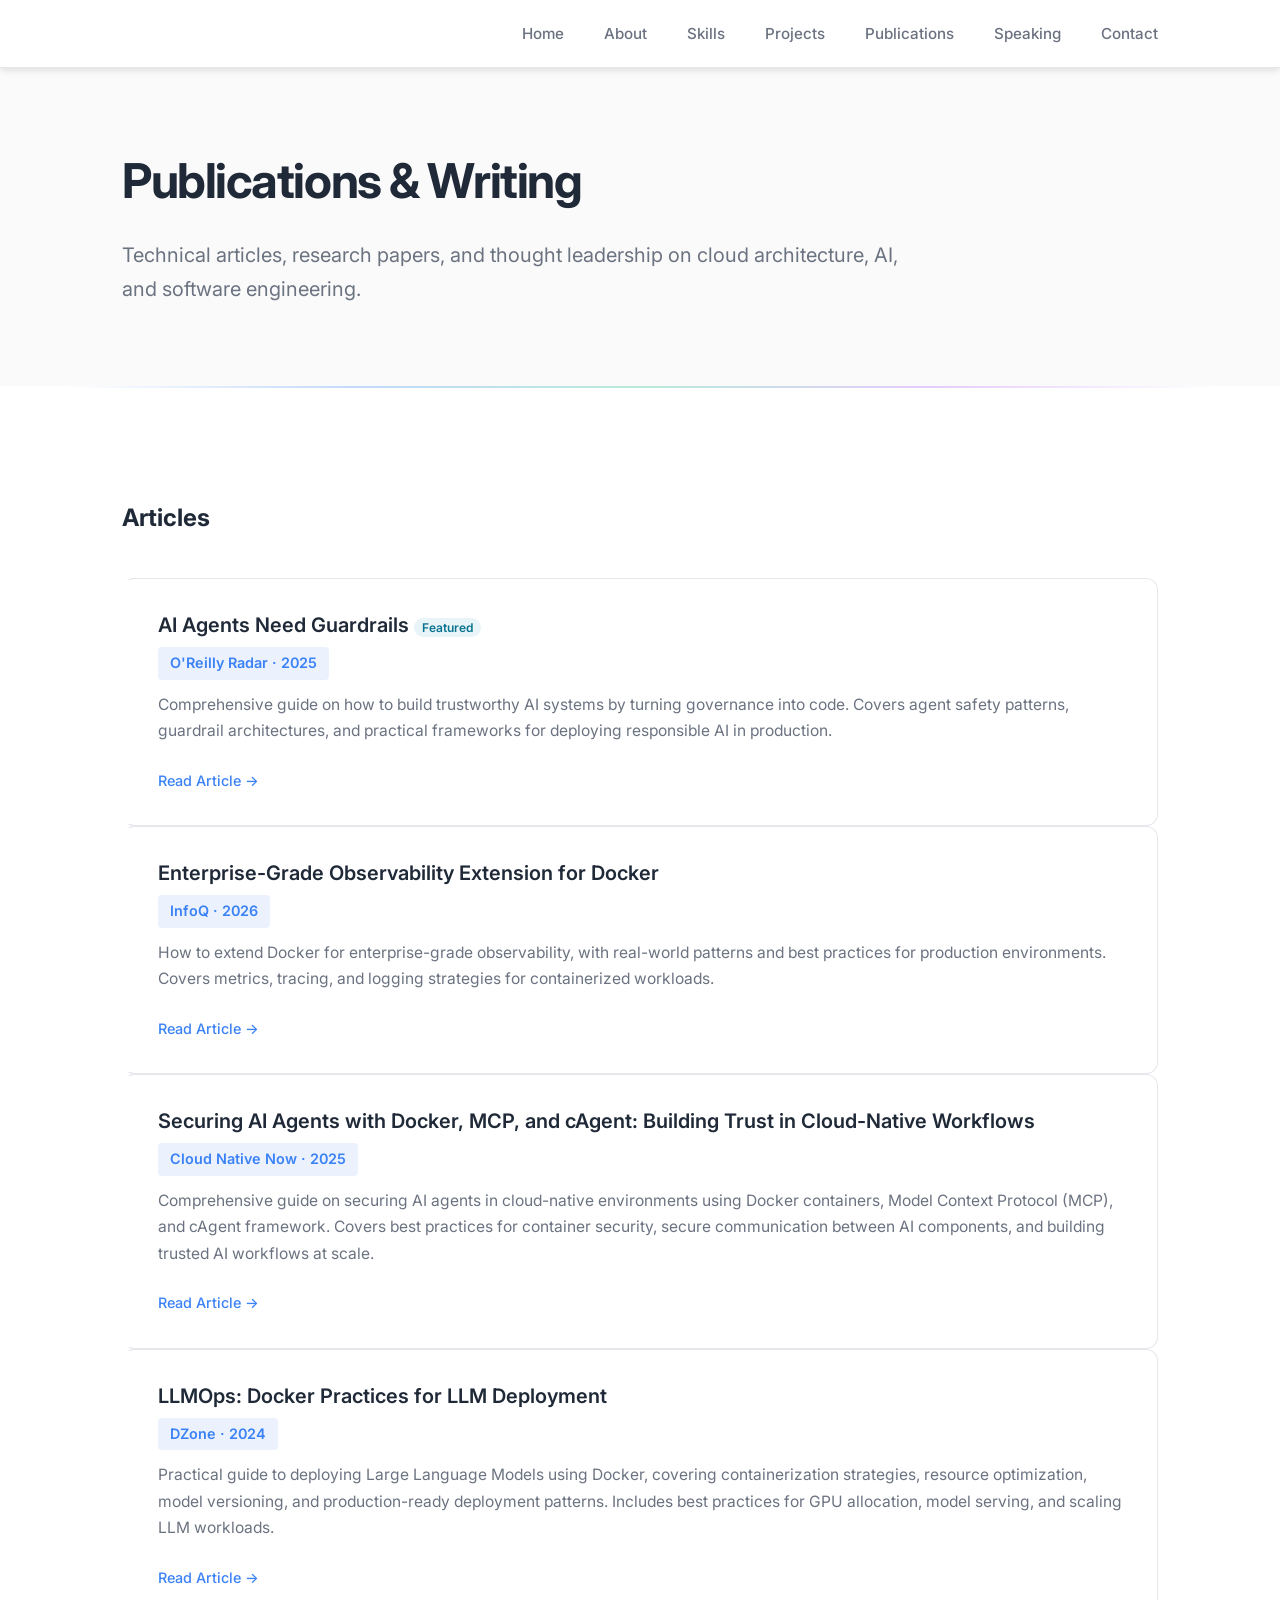
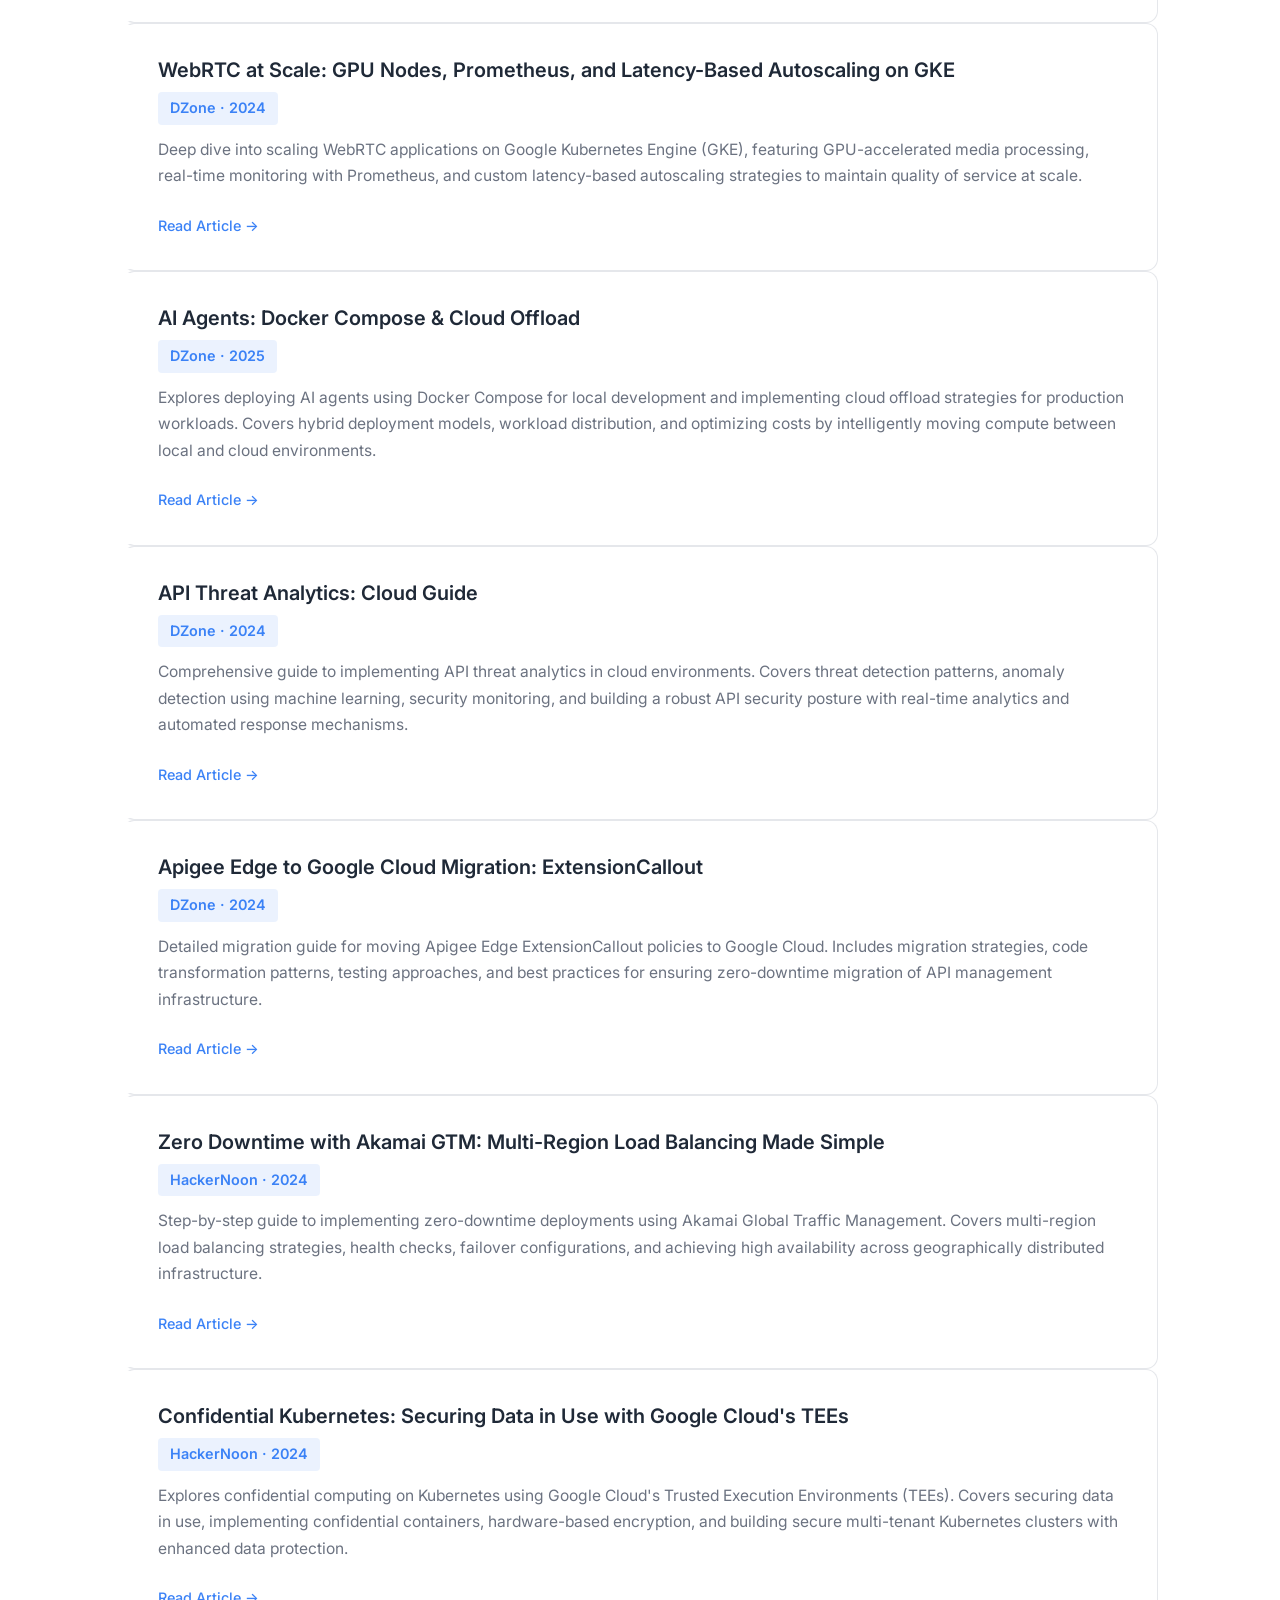
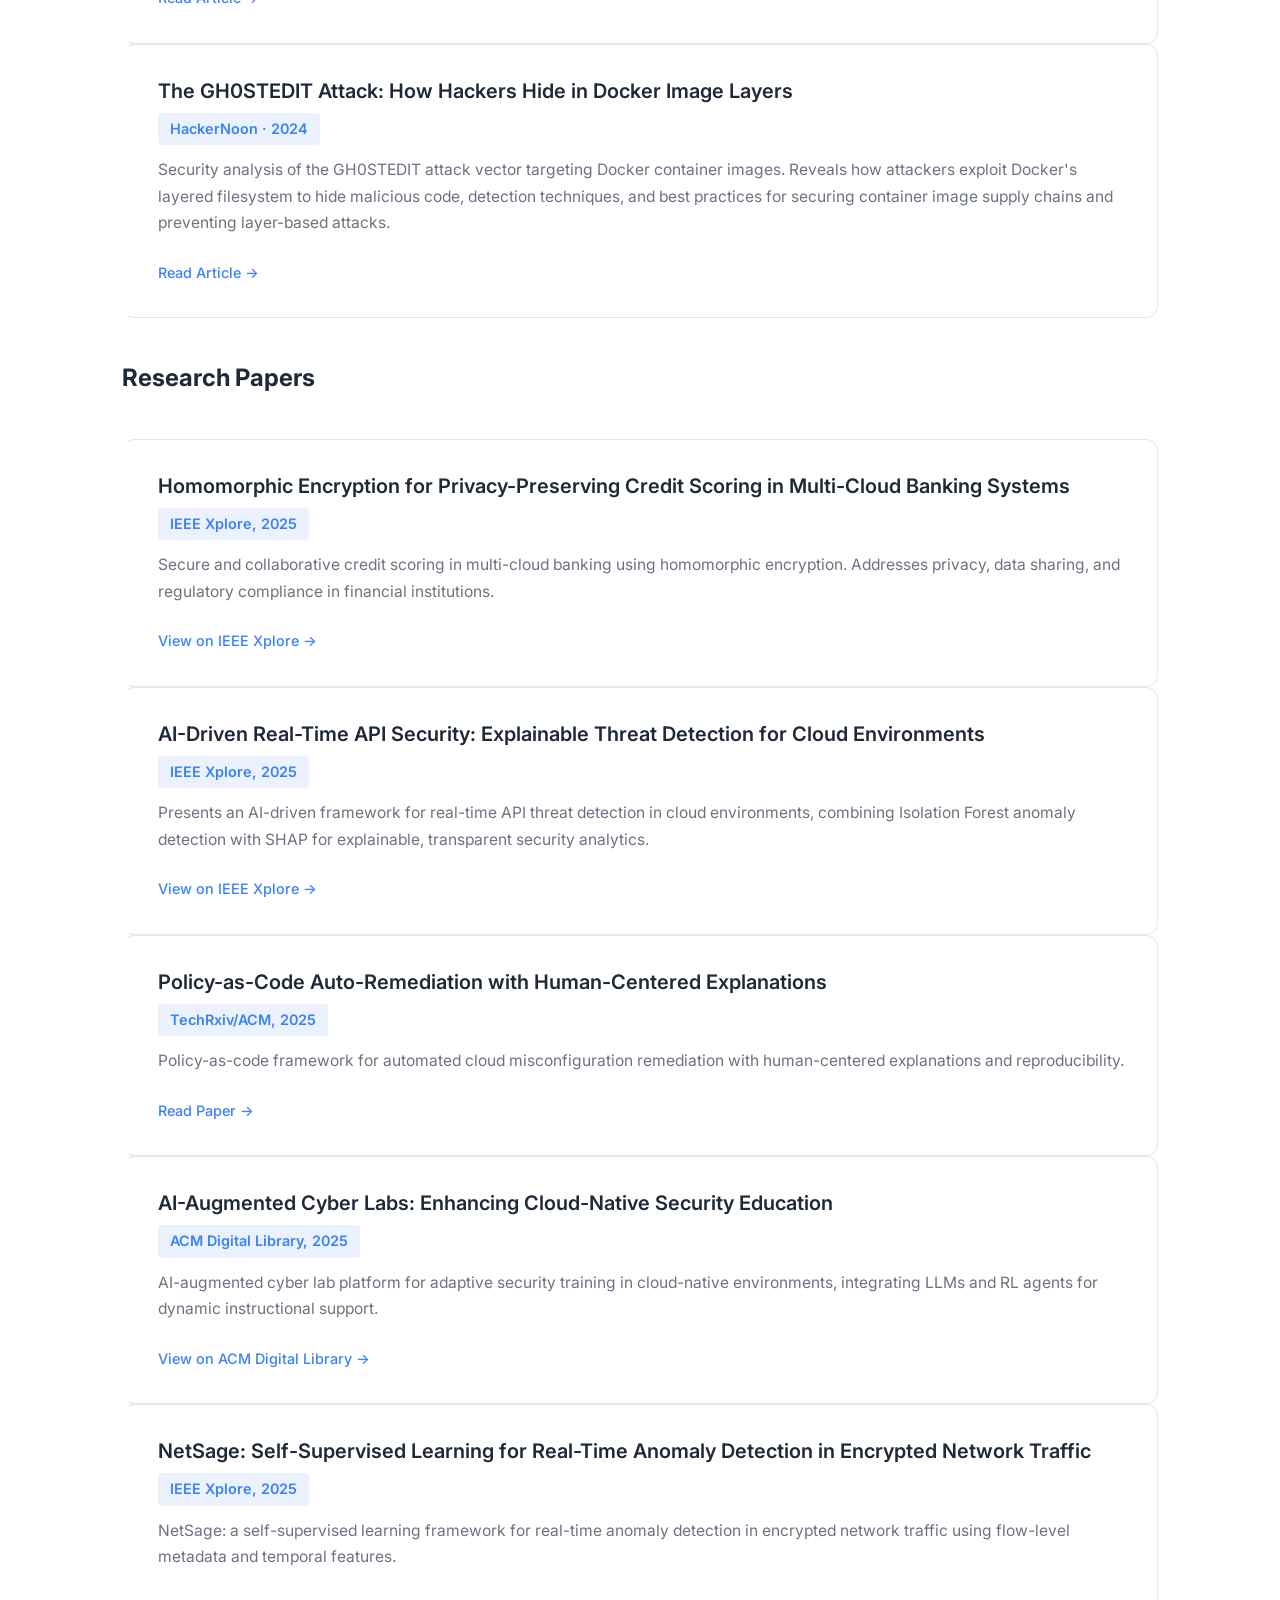
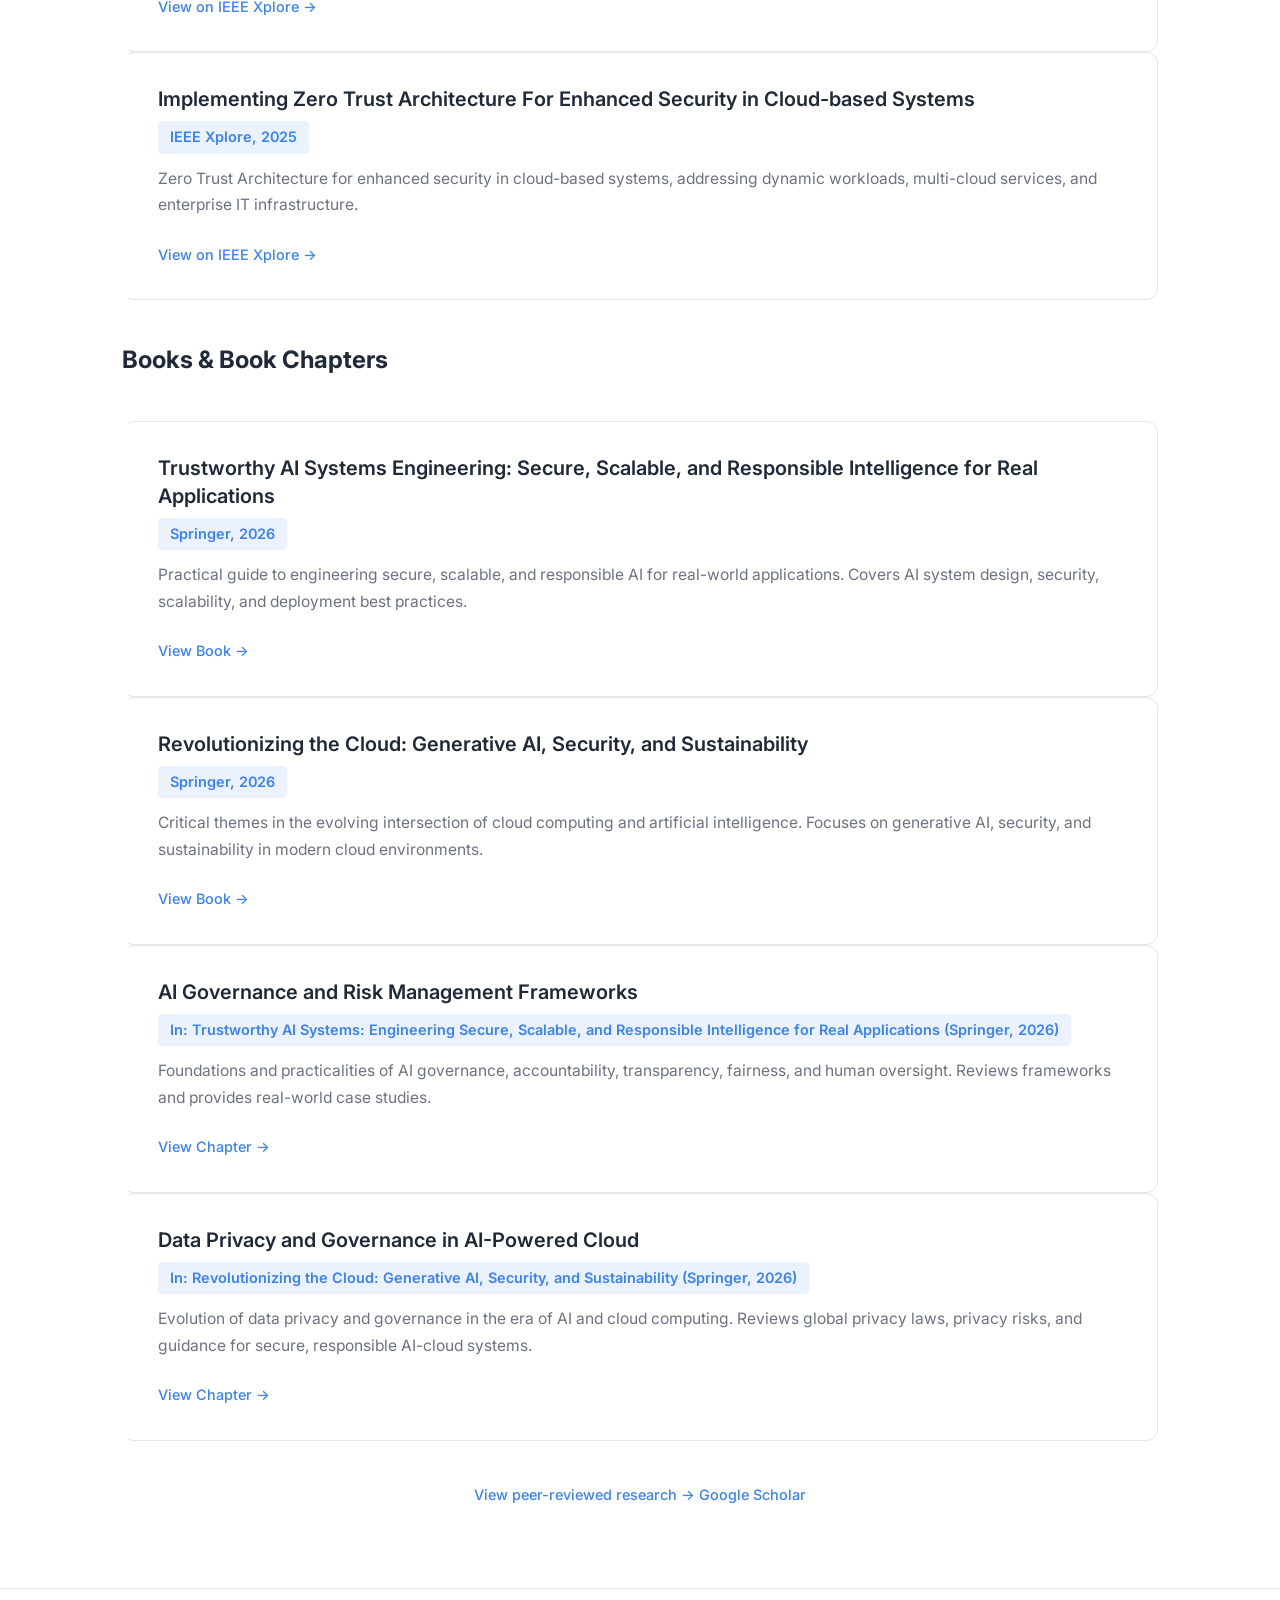
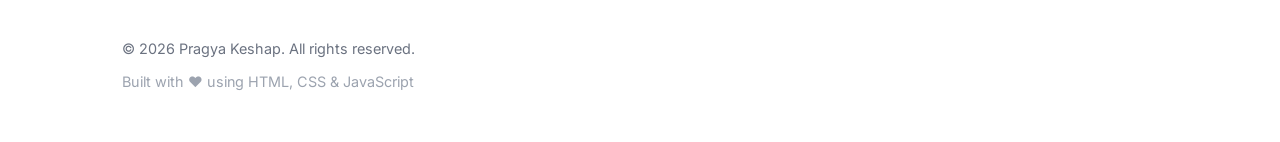
<file: publications.html>
<!DOCTYPE html>
<html lang="en">
<head>
    <meta charset="UTF-8">
    <meta name="viewport" content="width=device-width, initial-scale=1.0">
    <meta name="description" content="Publications by Pragya Keshap - Technical Architect">
    <title>Publications - Pragya Keshap</title>
    <link rel="preconnect" href="https://fonts.googleapis.com">
    <link rel="preconnect" href="https://fonts.gstatic.com" crossorigin>
    <link href="https://fonts.googleapis.com/css2?family=Inter:wght@400;500;600;700&display=swap" rel="stylesheet">
    <link rel="stylesheet" href="styles.css">
</head>
<body>
    <!-- Navigation -->
    <nav class="navbar">
        <div class="container">
            <div class="nav-brand"></div>
            <button class="nav-toggle" id="navToggle">
                <span></span>
                <span></span>
                <span></span>
            </button>
            <ul class="nav-menu" id="navMenu">
                <li><a href="index.html">Home</a></li>
                <li><a href="index.html#about">About</a></li>
                <li><a href="index.html#skills">Skills</a></li>
                <li><a href="projects.html">Projects</a></li>
                <li><a href="publications.html">Publications</a></li>
                <li><a href="speaking.html">Speaking</a></li>
                <li><a href="contact.html">Contact</a></li>
            </ul>
        </div>
    </nav>

    <!-- Page Header -->
    <section class="page-header">
        <div class="container">
            <h1>Publications & Writing</h1>
            <p class="page-subtitle">Technical articles, research papers, and thought leadership on cloud architecture, AI, and software engineering.</p>
        </div>
    </section>

    <!-- All Publications -->
    <section class="section publications-page">
        <div class="container">
            <div class="publications-list">
                <h2 class="publication-section-title">Articles</h2>
                <div class="publication-subsection">
                    <article class="publication-item">
                        <div class="publication-content">
                            <h3 class="publication-title">AI Agents Need Guardrails <span style="background:#e8f4f8; color:#0a7490; font-size:0.75rem; padding:2px 8px; border-radius:999px; font-weight:600;">Featured</span></h3>
                            <p class="publication-venue">O'Reilly Radar &middot; 2025</p>
                            <p class="publication-description">
                                Comprehensive guide on how to build trustworthy AI systems by turning governance into code. Covers agent safety patterns, guardrail architectures, and practical frameworks for deploying responsible AI in production.
                            </p>
                            <div class="publication-links">
                                <a href="https://www.oreilly.com/radar/ai-agents-need-guardrails/" target="_blank" class="publication-link">Read Article →</a>
                            </div>
                        </div>
                    </article>

                    <article class="publication-item">
                        <div class="publication-content">
                            <h3 class="publication-title">Enterprise-Grade Observability Extension for Docker</h3>
                            <p class="publication-venue">InfoQ &middot; 2026</p>
                            <p class="publication-description">
                                How to extend Docker for enterprise-grade observability, with real-world patterns and best practices for production environments. Covers metrics, tracing, and logging strategies for containerized workloads.
                            </p>
                            <div class="publication-links">
                                <a href="https://www.infoq.com/articles/enterprise-grade-observability-extension-docker/" target="_blank" class="publication-link">Read Article →</a>
                            </div>
                        </div>
                    </article>

                    <article class="publication-item">
                        <div class="publication-content">
                            <h3 class="publication-title">Securing AI Agents with Docker, MCP, and cAgent: Building Trust in Cloud-Native Workflows</h3>
                            <p class="publication-venue">Cloud Native Now &middot; 2025</p>
                            <p class="publication-description">
                                Comprehensive guide on securing AI agents in cloud-native environments using Docker containers, Model Context Protocol (MCP), and cAgent framework. Covers best practices for container security, secure communication between AI components, and building trusted AI workflows at scale.
                            </p>
                            <div class="publication-links">
                                <a href="https://cloudnativenow.com/contributed-content/securing-ai-agents-with-docker-mcp-and-cagent-building-trust-in-cloud-native-workflows/" target="_blank" class="publication-link">Read Article →</a>
                            </div>
                        </div>
                    </article>

                    <article class="publication-item">
                        <div class="publication-content">
                            <h3 class="publication-title">LLMOps: Docker Practices for LLM Deployment</h3>
                            <p class="publication-venue">DZone &middot; 2024</p>
                            <p class="publication-description">
                                Practical guide to deploying Large Language Models using Docker, covering containerization strategies, resource optimization, model versioning, and production-ready deployment patterns. Includes best practices for GPU allocation, model serving, and scaling LLM workloads.
                            </p>
                            <div class="publication-links">
                                <a href="https://dzone.com/articles/llmops-docker-practices-llm-deployment" target="_blank" class="publication-link">Read Article →</a>
                            </div>
                        </div>
                    </article>

                    <article class="publication-item">
                        <div class="publication-content">
                            <h3 class="publication-title">WebRTC at Scale: GPU Nodes, Prometheus, and Latency-Based Autoscaling on GKE</h3>
                            <p class="publication-venue">DZone &middot; 2024</p>
                            <p class="publication-description">
                                Deep dive into scaling WebRTC applications on Google Kubernetes Engine (GKE), featuring GPU-accelerated media processing, real-time monitoring with Prometheus, and custom latency-based autoscaling strategies to maintain quality of service at scale.
                            </p>
                            <div class="publication-links">
                                <a href="https://dzone.com/articles/WebRTC-at-Scale-GPU-Nodes-Prometheus-and-Latency-Based-Autoscaling-on-GKE" target="_blank" class="publication-link">Read Article →</a>
                            </div>
                        </div>
                    </article>

                    <article class="publication-item">
                        <div class="publication-content">
                            <h3 class="publication-title">AI Agents: Docker Compose & Cloud Offload</h3>
                            <p class="publication-venue">DZone &middot; 2025</p>
                            <p class="publication-description">
                                Explores deploying AI agents using Docker Compose for local development and implementing cloud offload strategies for production workloads. Covers hybrid deployment models, workload distribution, and optimizing costs by intelligently moving compute between local and cloud environments.
                            </p>
                            <div class="publication-links">
                                <a href="https://dzone.com/articles/ai-agents-docker-compose-cloud-offload" target="_blank" class="publication-link">Read Article →</a>
                            </div>
                        </div>
                    </article>

                    <article class="publication-item">
                        <div class="publication-content">
                            <h3 class="publication-title">API Threat Analytics: Cloud Guide</h3>
                            <p class="publication-venue">DZone &middot; 2024</p>
                            <p class="publication-description">
                                Comprehensive guide to implementing API threat analytics in cloud environments. Covers threat detection patterns, anomaly detection using machine learning, security monitoring, and building a robust API security posture with real-time analytics and automated response mechanisms.
                            </p>
                            <div class="publication-links">
                                <a href="https://dzone.com/articles/api-threat-analytics-cloud-guide" target="_blank" class="publication-link">Read Article →</a>
                            </div>
                        </div>
                    </article>

                    <article class="publication-item">
                        <div class="publication-content">
                            <h3 class="publication-title">Apigee Edge to Google Cloud Migration: ExtensionCallout</h3>
                            <p class="publication-venue">DZone &middot; 2024</p>
                            <p class="publication-description">
                                Detailed migration guide for moving Apigee Edge ExtensionCallout policies to Google Cloud. Includes migration strategies, code transformation patterns, testing approaches, and best practices for ensuring zero-downtime migration of API management infrastructure.
                            </p>
                            <div class="publication-links">
                                <a href="https://dzone.com/articles/apigee-edge-to-google-cloud-migration-extensioncallout" target="_blank" class="publication-link">Read Article →</a>
                            </div>
                        </div>
                    </article>


                    <article class="publication-item">
                        <div class="publication-content">
                            <h3 class="publication-title">Zero Downtime with Akamai GTM: Multi-Region Load Balancing Made Simple</h3>
                            <p class="publication-venue">HackerNoon &middot; 2024</p>
                            <p class="publication-description">
                                Step-by-step guide to implementing zero-downtime deployments using Akamai Global Traffic Management. Covers multi-region load balancing strategies, health checks, failover configurations, and achieving high availability across geographically distributed infrastructure.
                            </p>
                            <div class="publication-links">
                                <a href="https://hackernoon.com/zero-downtime-with-akamai-gtm-multi-region-load-balancing-made-simple" target="_blank" class="publication-link">Read Article →</a>
                            </div>
                        </div>
                    </article>

                    <article class="publication-item">
                        <div class="publication-content">
                            <h3 class="publication-title">Confidential Kubernetes: Securing Data in Use with Google Cloud's TEEs</h3>
                            <p class="publication-venue">HackerNoon &middot; 2024</p>
                            <p class="publication-description">
                                Explores confidential computing on Kubernetes using Google Cloud's Trusted Execution Environments (TEEs). Covers securing data in use, implementing confidential containers, hardware-based encryption, and building secure multi-tenant Kubernetes clusters with enhanced data protection.
                            </p>
                            <div class="publication-links">
                                <a href="https://hackernoon.com/confidential-kubernetes-securing-data-in-use-with-google-clouds-tees" target="_blank" class="publication-link">Read Article →</a>
                            </div>
                        </div>
                    </article>

                    <article class="publication-item">
                        <div class="publication-content">
                            <h3 class="publication-title">The GH0STEDIT Attack: How Hackers Hide in Docker Image Layers</h3>
                            <p class="publication-venue">HackerNoon &middot; 2024</p>
                            <p class="publication-description">
                                Security analysis of the GH0STEDIT attack vector targeting Docker container images. Reveals how attackers exploit Docker's layered filesystem to hide malicious code, detection techniques, and best practices for securing container image supply chains and preventing layer-based attacks.
                            </p>
                            <div class="publication-links">
                                <a href="https://hackernoon.com/the-gh0stedit-attack-how-hackers-hide-in-docker-image-layers" target="_blank" class="publication-link">Read Article →</a>
                            </div>
                        </div>
                    </article>
                </div>

                <!-- Research Papers Section -->
                <h2 class="publication-section-title">Research Papers</h2>
                <div class="publication-subsection">
                    <article class="publication-item">
                        <div class="publication-content">
                            <h3 class="publication-title">Homomorphic Encryption for Privacy-Preserving Credit Scoring in Multi-Cloud Banking Systems</h3>
                            <p class="publication-venue">IEEE Xplore, 2025</p>
                            <p class="publication-description">
                                Secure and collaborative credit scoring in multi-cloud banking using homomorphic encryption. Addresses privacy, data sharing, and regulatory compliance in financial institutions.
                            </p>
                            <div class="publication-links">
                                <a href="https://ieeexplore.ieee.org/abstract/document/11430915/" target="_blank" class="publication-link">View on IEEE Xplore →</a>
                            </div>
                        </div>
                    </article>
                    <article class="publication-item">
                        <div class="publication-content">
                            <h3 class="publication-title">AI-Driven Real-Time API Security: Explainable Threat Detection for Cloud Environments</h3>
                            <p class="publication-venue">IEEE Xplore, 2025</p>
                            <p class="publication-description">
                                Presents an AI-driven framework for real-time API threat detection in cloud environments, combining Isolation Forest anomaly detection with SHAP for explainable, transparent security analytics.
                            </p>
                            <div class="publication-links">
                                <a href="https://ieeexplore.ieee.org/abstract/document/11293949" target="_blank" class="publication-link">View on IEEE Xplore →</a>
                            </div>
                        </div>
                    </article>
                    <article class="publication-item">
                        <div class="publication-content">
                            <h3 class="publication-title">Policy-as-Code Auto-Remediation with Human-Centered Explanations</h3>
                            <p class="publication-venue">TechRxiv/ACM, 2025</p>
                            <p class="publication-description">
                                Policy-as-code framework for automated cloud misconfiguration remediation with human-centered explanations and reproducibility.
                            </p>
                            <div class="publication-links">
                                <a href="https://www.techrxiv.org/doi/full/10.36227/techrxiv.176110163.34464208" target="_blank" class="publication-link">Read Paper →</a>
                            </div>
                        </div>
                    </article>
                    <article class="publication-item">
                        <div class="publication-content">
                            <h3 class="publication-title">AI-Augmented Cyber Labs: Enhancing Cloud-Native Security Education</h3>
                            <p class="publication-venue">ACM Digital Library, 2025</p>
                            <p class="publication-description">
                                AI-augmented cyber lab platform for adaptive security training in cloud-native environments, integrating LLMs and RL agents for dynamic instructional support.
                            </p>
                            <div class="publication-links">
                                <a href="https://dl.acm.org/doi/abs/10.1145/3769694.3771136" target="_blank" class="publication-link">View on ACM Digital Library →</a>
                            </div>
                        </div>
                    </article>
                    <article class="publication-item">
                        <div class="publication-content">
                            <h3 class="publication-title">NetSage: Self-Supervised Learning for Real-Time Anomaly Detection in Encrypted Network Traffic</h3>
                            <p class="publication-venue">IEEE Xplore, 2025</p>
                            <p class="publication-description">
                                NetSage: a self-supervised learning framework for real-time anomaly detection in encrypted network traffic using flow-level metadata and temporal features.
                            </p>
                            <div class="publication-links">
                                <a href="https://ieeexplore.ieee.org/abstract/document/11254482/" target="_blank" class="publication-link">View on IEEE Xplore →</a>
                            </div>
                        </div>
                    </article>
                    <article class="publication-item">
                        <div class="publication-content">
                            <h3 class="publication-title">Implementing Zero Trust Architecture For Enhanced Security in Cloud-based Systems</h3>
                            <p class="publication-venue">IEEE Xplore, 2025</p>
                            <p class="publication-description">
                                Zero Trust Architecture for enhanced security in cloud-based systems, addressing dynamic workloads, multi-cloud services, and enterprise IT infrastructure.
                            </p>
                            <div class="publication-links">
                                <a href="https://ieeexplore.ieee.org/abstract/document/11382747/" target="_blank" class="publication-link">View on IEEE Xplore →</a>
                            </div>
                        </div>
                    </article>
                </div>

                <!-- Book Contributions Section -->
                <h2 class="publication-section-title">Books & Book Chapters</h2>
                <div class="publication-subsection">
                    <article class="publication-item">
                        <div class="publication-content">
                            <h3 class="publication-title">Trustworthy AI Systems Engineering: Secure, Scalable, and Responsible Intelligence for Real Applications</h3>
                            <p class="publication-venue">Springer, 2026</p>
                            <p class="publication-description">
                                Practical guide to engineering secure, scalable, and responsible AI for real-world applications. Covers AI system design, security, scalability, and deployment best practices.
                            </p>
                            <div class="publication-links">
                                <a href="https://link.springer.com/book/10.1007/978-3-032-15606-8" target="_blank" class="publication-link">View Book →</a>
                            </div>
                        </div>
                    </article>
                    <article class="publication-item">
                        <div class="publication-content">
                            <h3 class="publication-title">Revolutionizing the Cloud: Generative AI, Security, and Sustainability</h3>
                            <p class="publication-venue">Springer, 2026</p>
                            <p class="publication-description">
                                Critical themes in the evolving intersection of cloud computing and artificial intelligence. Focuses on generative AI, security, and sustainability in modern cloud environments.
                            </p>
                            <div class="publication-links">
                                <a href="https://books.google.com/books?hl=en&lr=&id=yNC2EQAAQBAJ&oi=fnd&pg=PR6&dq=pragya+keshap" target="_blank" class="publication-link">View Book →</a>
                            </div>
                        </div>
                    </article>
                    <article class="publication-item">
                        <div class="publication-content">
                            <h3 class="publication-title">AI Governance and Risk Management Frameworks</h3>
                            <p class="publication-venue">In: Trustworthy AI Systems: Engineering Secure, Scalable, and Responsible Intelligence for Real Applications (Springer, 2026)</p>
                            <p class="publication-description">
                                Foundations and practicalities of AI governance, accountability, transparency, fairness, and human oversight. Reviews frameworks and provides real-world case studies.
                            </p>
                            <div class="publication-links">
                                <a href="https://link.springer.com/chapter/10.1007/978-3-032-15606-8_3" target="_blank" class="publication-link">View Chapter →</a>
                            </div>
                        </div>
                    </article>
                    <article class="publication-item">
                        <div class="publication-content">
                            <h3 class="publication-title">Data Privacy and Governance in AI-Powered Cloud</h3>
                            <p class="publication-venue">In: Revolutionizing the Cloud: Generative AI, Security, and Sustainability (Springer, 2026)</p>
                            <p class="publication-description">
                                Evolution of data privacy and governance in the era of AI and cloud computing. Reviews global privacy laws, privacy risks, and guidance for secure, responsible AI-cloud systems.
                            </p>
                            <div class="publication-links">
                                <a href="https://link.springer.com/chapter/10.1007/978-3-032-07479-9_4" target="_blank" class="publication-link">View Chapter →</a>
                            </div>
                        </div>
                    </article>
                </div>

            </div>
            <div style="text-align:center; margin-top: 2.5rem;">
                <a href="https://scholar.google.com/scholar?q=pragya+keshap" target="_blank" rel="noopener noreferrer" class="publication-link">View peer-reviewed research → Google Scholar</a>
            </div>
        </div>
    </section>

    <!-- Footer -->
    <footer class="footer">
        <div class="container">
            <p>&copy; 2026 Pragya Keshap. All rights reserved.</p>
            <p class="footer-note">Built with ❤️ using HTML, CSS & JavaScript</p>
        </div>
    </footer>

    <script src="script.js"></script>
</body>
</html>
</file>
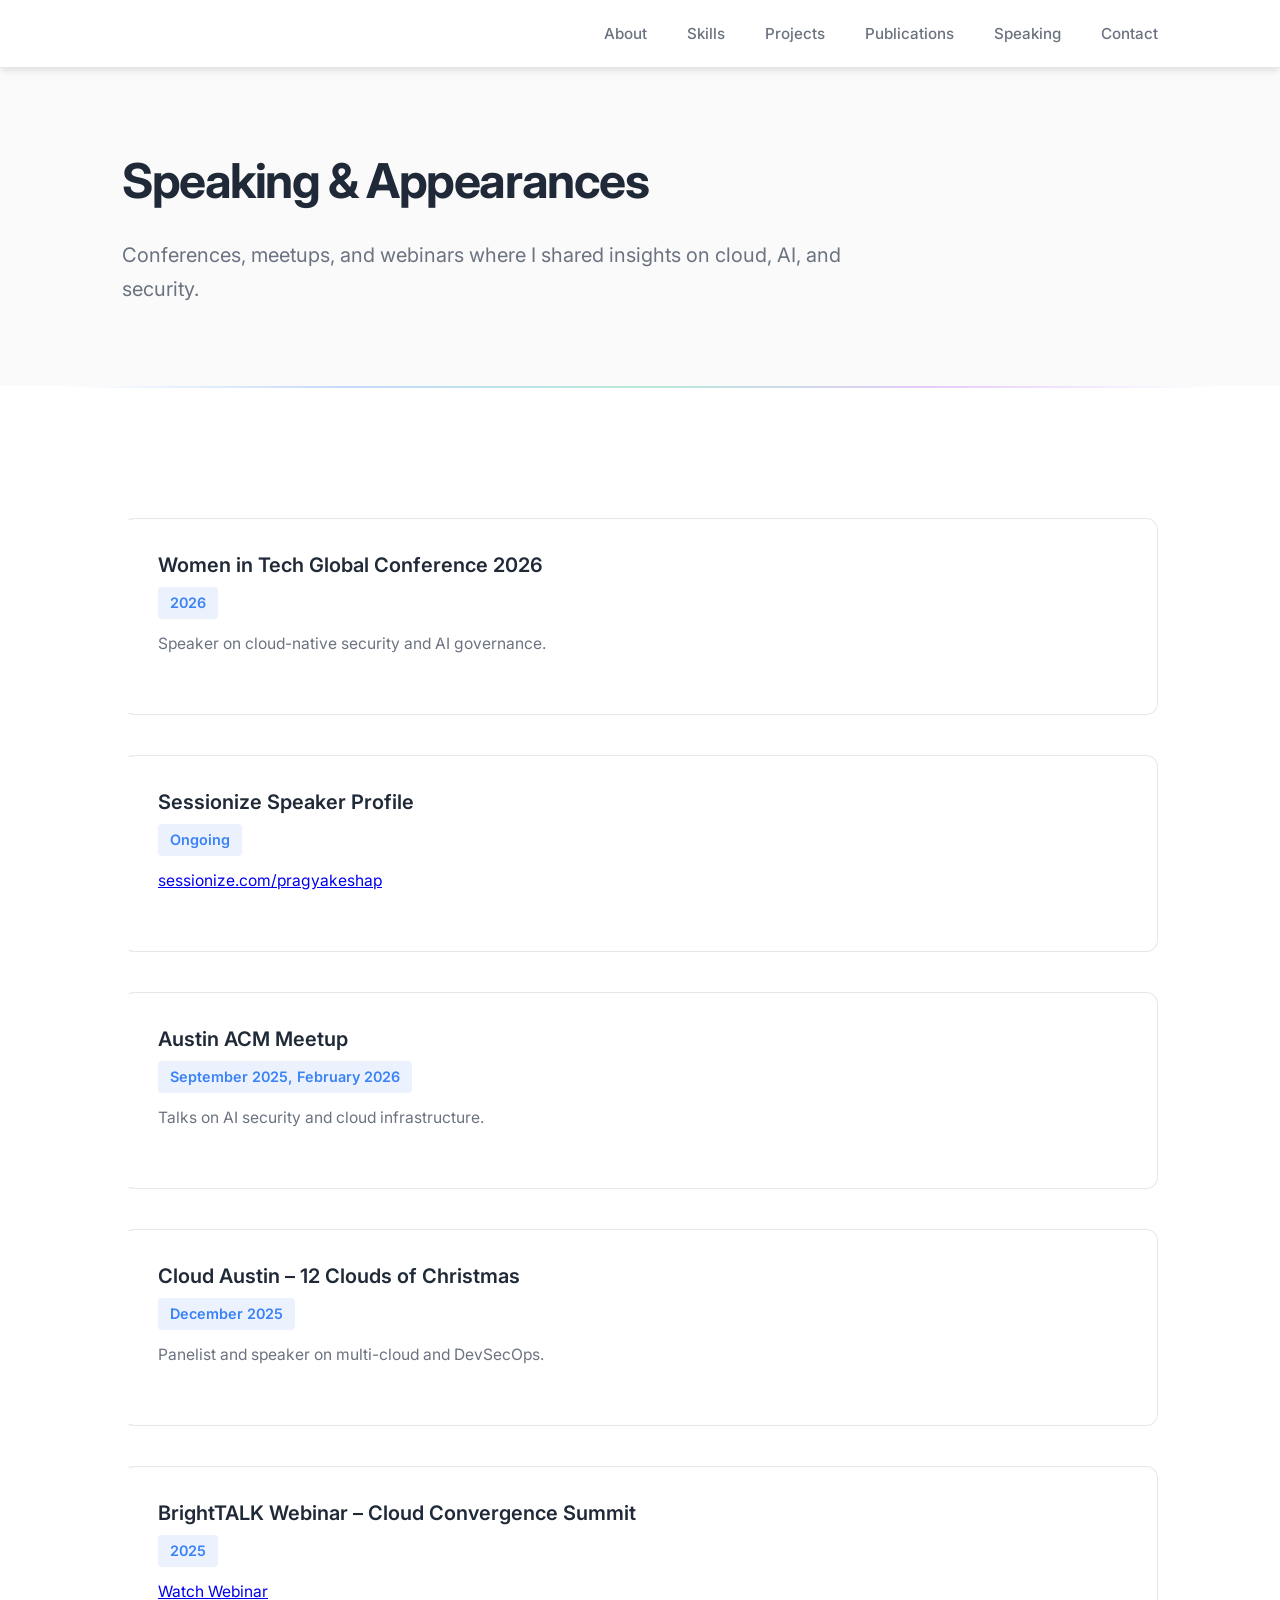
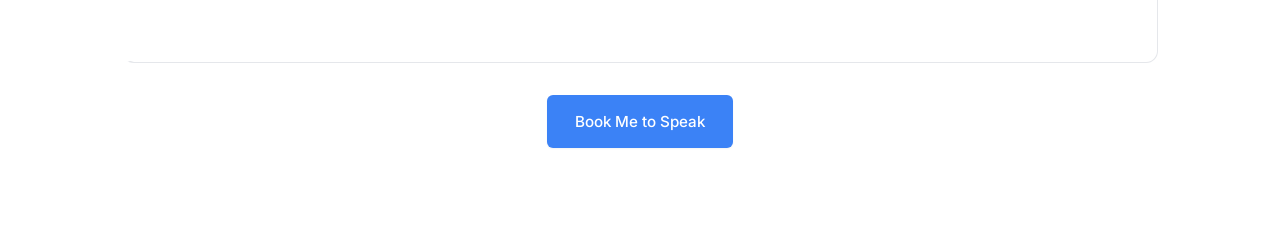
<file: speaking.html>
<!DOCTYPE html>
<html lang="en">
<head>
    <meta charset="UTF-8">
    <meta name="viewport" content="width=device-width, initial-scale=1.0">
    <meta name="description" content="Speaking & Appearances by Pragya Keshap - Cloud, AI, and Security Speaker">
    <title>Speaking & Appearances - Pragya Keshap</title>
    <link rel="preconnect" href="https://fonts.googleapis.com">
    <link rel="preconnect" href="https://fonts.gstatic.com" crossorigin>
    <link href="https://fonts.googleapis.com/css2?family=Inter:wght@400;500;600;700&display=swap" rel="stylesheet">
    <link rel="stylesheet" href="styles.css">
</head>
<body>
    <!-- Navigation -->
    <nav class="navbar">
        <div class="container">
            <div class="nav-brand"></div>
            <button class="nav-toggle" id="navToggle">
                <span></span>
                <span></span>
                <span></span>
            </button>
            <ul class="nav-menu" id="navMenu">
                <li><a href="index.html#about">About</a></li>
                <li><a href="index.html#skills">Skills</a></li>
                <li><a href="projects.html">Projects</a></li>
                <li><a href="publications.html">Publications</a></li>
                <li><a href="speaking.html">Speaking</a></li>
                <li><a href="contact.html">Contact</a></li>
            </ul>
        </div>
    </nav>

    <!-- Page Header -->
    <section class="page-header">
        <div class="container">
            <h1>Speaking & Appearances</h1>
            <p class="page-subtitle">Conferences, meetups, and webinars where I shared insights on cloud, AI, and security.</p>
        </div>
    </section>

    <!-- Speaking List -->
    <section class="section speaking-page">
        <div class="container">
            <div class="publications-list">
                <article class="publication-item">
                    <div class="publication-content">
                        <h3 class="publication-title">Women in Tech Global Conference 2026</h3>
                        <p class="publication-venue">2026</p>
                        <p class="publication-description">Speaker on cloud-native security and AI governance.</p>
                    </div>
                </article>
                <article class="publication-item">
                    <div class="publication-content">
                        <h3 class="publication-title">Sessionize Speaker Profile</h3>
                        <p class="publication-venue">Ongoing</p>
                        <p class="publication-description"><a href="https://sessionize.com/pragyakeshap" target="_blank">sessionize.com/pragyakeshap</a></p>
                    </div>
                </article>
                <article class="publication-item">
                    <div class="publication-content">
                        <h3 class="publication-title">Austin ACM Meetup</h3>
                        <p class="publication-venue">September 2025, February 2026</p>
                        <p class="publication-description">Talks on AI security and cloud infrastructure.</p>
                    </div>
                </article>
                <article class="publication-item">
                    <div class="publication-content">
                        <h3 class="publication-title">Cloud Austin – 12 Clouds of Christmas</h3>
                        <p class="publication-venue">December 2025</p>
                        <p class="publication-description">Panelist and speaker on multi-cloud and DevSecOps.</p>
                    </div>
                </article>
                <article class="publication-item">
                    <div class="publication-content">
                        <h3 class="publication-title">BrightTALK Webinar – Cloud Convergence Summit</h3>
                        <p class="publication-venue">2025</p>
                        <p class="publication-description"><a href="https://www.brighttalk.com/webcast/499/664406?utm_campaign=communication_reminder_starting_now_registrants&utm_medium=email&utm_source=brighttalk-transact&player-preauth=B0skRNfgjV3ppcHuG2iBQg1s%2BBaoOr6Fw2TX%2BUwS93s%3D" target="_blank">Watch Webinar</a></p>
                    </div>
                </article>
            </div>
            <div style="margin-top: 2rem; text-align: center;">
                <a href="contact.html" class="btn btn-primary">Book Me to Speak</a>
            </div>
        </div>
    </section>

    <script src="script.js"></script>
</body>
</html>
</file>
<file: styles.css>
/* CSS Variables */
:root {
    --primary-color: #3b82f6;
    --secondary-color: #2563eb;
    --accent-color: #60a5fa;
    --text-primary: #1f2937;
    --text-secondary: #6b7280;
    --text-light: #9ca3af;
    --background: #ffffff;
    --background-alt: #fafafa;
    --border-color: #e5e7eb;
    --shadow: 0 1px 2px 0 rgba(0, 0, 0, 0.05);
    --shadow-md: 0 4px 6px -1px rgba(0, 0, 0, 0.1);
    --shadow-lg: 0 10px 15px -3px rgba(0, 0, 0, 0.1);
    --transition: all 0.2s ease;
}

/* Dark mode support */
@media (prefers-color-scheme: dark) {
    :root {
        --text-primary: #f9fafb;
        --text-secondary: #d1d5db;
        --text-light: #9ca3af;
        --background: #111827;
        --background-alt: #1f2937;
        --border-color: #374151;
    }
}

/* Reset & Base Styles */
* {
    margin: 0;
    padding: 0;
    box-sizing: border-box;
}

html {
    scroll-behavior: smooth;
    font-size: 16px;
}

body {
    font-family: 'Inter', -apple-system, BlinkMacSystemFont, 'Segoe UI', 'Roboto', 'Helvetica Neue', Arial, sans-serif;
    line-height: 1.7;
    color: var(--text-primary);
    background-color: var(--background);
    -webkit-font-smoothing: antialiased;
    -moz-osx-font-smoothing: grayscale;
}

.container {
    max-width: 1100px;
    margin: 0 auto;
    padding: 0 2rem;
}

/* Navigation */
.navbar {
    position: fixed;
    top: 0;
    width: 100%;
    background-color: rgba(255, 255, 255, 0.95);
    backdrop-filter: blur(10px);
    border-bottom: 1px solid var(--border-color);
    z-index: 1000;
    padding: 1.25rem 0;
}

@media (prefers-color-scheme: dark) {
    .navbar {
        background-color: rgba(17, 24, 39, 0.95);
    }
}

.navbar .container {
    display: flex;
    justify-content: space-between;
    align-items: center;
}

.nav-brand {
    font-size: 1.25rem;
    font-weight: 700;
    color: var(--text-primary);
    letter-spacing: -0.02em;
}

.nav-menu {
    display: flex;
    list-style: none;
    gap: 2.5rem;
}

.nav-menu a {
    color: var(--text-secondary);
    text-decoration: none;
    font-weight: 500;
    font-size: 0.95rem;
    transition: var(--transition);
    position: relative;
}

.nav-menu a:hover {
    color: var(--text-primary);
}

.nav-menu a::after {
    content: '';
    position: absolute;
    bottom: -4px;
    left: 0;
    width: 0;
    height: 2px;
    background-color: var(--primary-color);
    transition: width 0.2s ease;
}

.nav-menu a:hover::after {
    width: 100%;
}

.nav-toggle {
    display: none;
    flex-direction: column;
    background: none;
    border: none;
    cursor: pointer;
    gap: 4px;
}

.nav-toggle span {
    width: 25px;
    height: 3px;
    background-color: var(--text-primary);
    transition: var(--transition);
}

/* Hero Section */
.hero {
    padding: 140px 0 100px;
    min-height: 100vh;
    display: flex;
    align-items: center;
    position: relative;
    overflow: hidden;
}

.hero::before {
    content: '';
    position: absolute;
    top: -50%;
    left: -50%;
    width: 200%;
    height: 200%;
    background: radial-gradient(circle at 30% 50%, rgba(59, 130, 246, 0.08) 0%, transparent 50%),
                radial-gradient(circle at 70% 80%, rgba(16, 185, 129, 0.08) 0%, transparent 50%);
    animation: gradientShift 15s ease infinite;
    z-index: -1;
}

@keyframes gradientShift {
    0%, 100% {
        transform: translate(0, 0) rotate(0deg);
    }
    33% {
        transform: translate(5%, 5%) rotate(120deg);
    }
    66% {
        transform: translate(-5%, 5%) rotate(240deg);
    }
}

.hero-content {
    display: grid;
    grid-template-columns: 500px 1fr;
    gap: 4rem;
    align-items: start;
    padding-top: 2rem;
}

.hero-image img {
    width: 100%;
    max-width: 500px;
    border-radius: 12px;
    box-shadow: var(--shadow-md);
}

.hero-text h1 {
    font-size: 3rem;
    margin-bottom: 0.75rem;
    color: var(--text-primary);
    font-weight: 700;
    letter-spacing: -0.03em;
    line-height: 1.2;
}

.highlight {
    color: var(--text-primary);
}

.subtitle {
    font-size: 1.5rem;
    color: var(--text-secondary);
    font-weight: 500;
    margin-bottom: 1.75rem;
    line-height: 1.4;
}

.intro {
    font-size: 1.125rem;
    color: var(--text-secondary);
    margin-bottom: 2.5rem;
    line-height: 1.8;
    max-width: 650px;
}

.hero-buttons {
    display: flex;
    gap: 1rem;
    flex-wrap: wrap;
}

/* Buttons */
.btn {
    padding: 0.875rem 1.75rem;
    border-radius: 6px;
    text-decoration: none;
    font-weight: 500;
    font-size: 0.95rem;
    transition: var(--transition);
    display: inline-block;
}

.btn-primary {
    background-color: var(--primary-color);
    color: white;
    box-shadow: var(--shadow);
}

.btn-primary:hover {
    background-color: var(--secondary-color);
    transform: translateY(-1px);
    box-shadow: var(--shadow-md);
}

.btn-secondary {
    background: linear-gradient(135deg, rgba(59, 130, 246, 0.1), rgba(16, 185, 129, 0.1));
    color: var(--primary-color);
    border: 2px solid var(--primary-color);
    font-weight: 600;
    position: relative;
    overflow: hidden;
}

.btn-secondary::before {
    content: '';
    position: absolute;
    top: 0;
    left: 0;
    width: 0;
    height: 100%;
    background: linear-gradient(135deg, var(--primary-color), var(--secondary-color));
    transition: width 0.3s ease;
    z-index: -1;
}

.btn-secondary:hover {
    color: white;
    border-color: var(--secondary-color);
    transform: translateY(-2px);
    box-shadow: 0 4px 12px rgba(59, 130, 246, 0.3);
}

.btn-secondary:hover::before {
    width: 100%;
}

/* Sections */
.section {
    padding: 100px 0;
    position: relative;
}

.section::before {
    content: '';
    position: absolute;
    top: 0;
    left: 50%;
    transform: translateX(-50%);
    width: 90%;
    max-width: 1200px;
    height: 2px;
    background: linear-gradient(90deg, 
        transparent 0%, 
        rgba(59, 130, 246, 0.3) 25%, 
        rgba(16, 185, 129, 0.3) 50%, 
        rgba(168, 85, 247, 0.3) 75%, 
        transparent 100%);
}

.section:first-of-type::before {
    display: none;
}

.section:nth-child(even) {
    background-color: var(--background-alt);
}

.section-title {
    font-size: 2.25rem;
    text-align: left;
    margin-bottom: 0.75rem;
    color: var(--text-primary);
    font-weight: 700;
    letter-spacing: -0.02em;
    position: relative;
    padding-bottom: 1rem;
}

.section-title::after {
    content: '';
    position: absolute;
    bottom: 0;
    left: 0;
    width: 80px;
    height: 4px;
    background: linear-gradient(90deg, var(--primary-color), var(--secondary-color));
    border-radius: 2px;
}

.section-subtitle {
    text-align: left;
    color: var(--text-secondary);
    font-size: 1.125rem;
    margin-bottom: 3.5rem;
    max-width: 700px;
    line-height: 1.7;
}

.section-header {
    display: flex;
    justify-content: space-between;
    align-items: flex-start;
    margin-bottom: 2rem;
}

.section-header .section-subtitle {
    margin-bottom: 0;
}

/* Page Header */
.page-header {
    padding: 140px 0 80px;
    background-color: var(--background-alt);
}

.page-header h1 {
    font-size: 3rem;
    margin-bottom: 1rem;
    color: var(--text-primary);
    font-weight: 700;
    letter-spacing: -0.03em;
}

.page-subtitle {
    font-size: 1.25rem;
    color: var(--text-secondary);
    line-height: 1.7;
    max-width: 800px;
}

/* Hero header typography */
.hero-headline {
    font-size: 2.75rem;
    font-weight: 700;
    color: var(--text-primary);
    letter-spacing: -0.03em;
    line-height: 1.2;
    margin-bottom: 1rem;
}

.hero-subheadline {
    font-size: 1.25rem;
    font-weight: 400;
    color: var(--text-secondary);
    line-height: 1.7;
    max-width: 800px;
    margin-bottom: 0.75rem;
}

.hero-authority {
    font-size: 0.9rem;
    color: var(--text-muted, #888);
    letter-spacing: 0.01em;
    opacity: 0.8;
}

.hero-tagline {
    font-size: 1.2rem;
    font-style: italic;
    color: var(--text-secondary);
    opacity: 0.75;
    margin-bottom: 0.75rem;
    max-width: 700px;
}

/* Focus Areas Strip */
.focus-areas-strip {
    background-color: var(--background-alt);
    border-top: 1px solid var(--border, #e5e7eb);
    padding: 24px 0;
}

.focus-areas-strip .container {
    display: flex;
    flex-direction: column;
    gap: 0.75rem;
}

.focus-areas-label {
    font-size: 0.75rem;
    font-weight: 600;
    text-transform: uppercase;
    letter-spacing: 0.08em;
    color: var(--text-muted, #888);
    margin: 0;
}

.focus-areas-list {
    list-style: none;
    padding: 0;
    margin: 0;
    display: flex;
    flex-direction: column;
    gap: 0.5rem;
}

.focus-areas-list li {
    font-size: 0.9rem;
    color: var(--text-secondary);
    display: flex;
    align-items: center;
    gap: 0.5rem;
}

.focus-areas-list li::before {
    content: "•";
    color: var(--primary, #6366f1);
    font-size: 1rem;
}

/* Dedicated Pages */
.projects-page,
.publications-page {
    padding: 80px 0;
}

/* About Section */
.about-intro {
    font-size: 1.1rem;
    line-height: 1.8;
    color: var(--text-secondary);
    max-width: 900px;
    margin: 1.5rem 0 2rem 0;
    text-align: left;
}

/* Stats Bar */
.stats-bar {
    display: flex;
    gap: 2rem;
    flex-wrap: wrap;
    margin-bottom: 3rem;
    padding: 1.5rem 2rem;
    background: linear-gradient(135deg, rgba(59, 130, 246, 0.06), rgba(16, 185, 129, 0.06));
    border: 1px solid var(--border-color);
    border-radius: 10px;
}

.stat-block {
    display: flex;
    flex-direction: column;
    flex: 1;
    min-width: 160px;
}

.stat-number {
    font-size: 1.75rem;
    font-weight: 700;
    color: var(--primary-color);
    letter-spacing: -0.02em;
    line-height: 1.1;
}

.stat-label {
    font-size: 0.875rem;
    color: var(--text-secondary);
    margin-top: 0.25rem;
    line-height: 1.4;
}

/* Social Links */
.social-links {
    display: flex;
    gap: 1rem;
    margin-top: 1.5rem;
    align-items: center;
}

.social-link {
    display: inline-flex;
    align-items: center;
    justify-content: center;
    width: 40px;
    height: 40px;
    border-radius: 8px;
    color: var(--text-secondary);
    border: 1px solid var(--border-color);
    transition: var(--transition);
    text-decoration: none;
}

.social-link:hover {
    color: var(--primary-color);
    border-color: var(--primary-color);
    background: rgba(59, 130, 246, 0.08);
    transform: translateY(-2px);
}


.characteristics {
    display: grid;
    grid-template-columns: repeat(auto-fit, minmax(260px, 1fr));
    gap: 2.5rem;
    margin-top: 2rem;
}

.char-card {
    background: transparent;
    padding: 0;
    transition: var(--transition);
}

.char-card:hover {
    transform: translateX(4px);
}

.char-icon {
    font-size: 2.5rem;
    margin-bottom: 1rem;
    display: block;
}

.char-card h3 {
    font-size: 1.25rem;
    margin-bottom: 0.75rem;
    color: var(--text-primary);
    font-weight: 600;
}

.char-card p {
    color: var(--text-secondary);
    line-height: 1.7;
    font-size: 0.975rem;
}

/* Skills Section */
.skills-categories {
    display: grid;
    gap: 2.5rem;
    max-width: 1000px;
    margin: 0;
}

.skill-category {
    background: var(--background);
    border: 1px solid var(--border-color);
    border-radius: 12px;
    padding: 2rem;
    transition: all 0.3s ease;
}

.skill-category:hover {
    border-color: var(--primary-color);
    box-shadow: 0 4px 12px rgba(59, 130, 246, 0.1);
    transform: translateY(-2px);
}

.skill-category-title {
    font-size: 1.1rem;
    font-weight: 600;
    color: var(--text-primary);
    margin: 0 0 1.25rem 0;
    display: flex;
    align-items: center;
    gap: 0.5rem;
}

.skills-grid {
    display: flex;
    flex-wrap: wrap;
    gap: 0.625rem;
}

.skill-tag {
    padding: 0.5rem 1rem;
    background: rgba(59, 130, 246, 0.05);
    border: 1px solid rgba(59, 130, 246, 0.2);
    border-radius: 6px;
    font-size: 0.875rem;
    color: var(--text-primary);
    transition: all 0.2s ease;
    font-weight: 500;
    cursor: default;
}

.skill-tag:hover {
    background: rgba(59, 130, 246, 0.1);
    border-color: var(--primary-color);
    transform: translateY(-2px);
}

@media (max-width: 768px) {
    .skills-categories {
        gap: 1.5rem;
    }
    
    .skill-category {
        padding: 1.5rem;
    }
    
    .skill-category-title {
        font-size: 1rem;
    }
    
    .skill-tag {
        font-size: 0.8rem;
        padding: 0.4rem 0.85rem;
    }
}

/* Projects Section */
.projects-grid {
    display: grid;
    grid-template-columns: repeat(auto-fit, minmax(340px, 1fr));
    gap: 2.5rem;
    margin-top: 2.5rem;
}

.project-card {
    background: var(--background);
    border-radius: 8px;
    overflow: hidden;
    border: 1px solid var(--border-color);
    transition: var(--transition);
}

.project-card:hover {
    transform: translateY(-2px);
    box-shadow: var(--shadow-md);
    border-color: var(--text-light);
}

.project-image {
    width: 100%;
    height: 250px;
    overflow: hidden;
}

.project-image img {
    width: 100%;
    height: 100%;
    object-fit: cover;
    transition: var(--transition);
}

.project-card:hover .project-image img {
    transform: scale(1.05);
}

.project-content {
    padding: 1.5rem;
}

.project-content h3 {
    font-size: 1.375rem;
    margin-bottom: 0.625rem;
    color: var(--text-primary);
    font-weight: 600;
}

.project-content p {
    color: var(--text-secondary);
    margin-bottom: 1.25rem;
    line-height: 1.7;
    font-size: 0.975rem;
}

.project-tags {
    display: flex;
    flex-wrap: wrap;
    gap: 0.5rem;
    margin-bottom: 1.25rem;
}

.project-tags span {
    padding: 0.5rem 1rem;
    border-radius: 6px;
    font-size: 0.813rem;
    font-weight: 600;
    border: 1px solid transparent;
    transition: all 0.2s ease;
}

.project-tags span:nth-child(6n+1) {
    background: rgba(59, 130, 246, 0.1);
    color: #3b82f6;
    border-color: rgba(59, 130, 246, 0.3);
}

.project-tags span:nth-child(6n+2) {
    background: rgba(16, 185, 129, 0.1);
    color: #10b981;
    border-color: rgba(16, 185, 129, 0.3);
}

.project-tags span:nth-child(6n+3) {
    background: rgba(168, 85, 247, 0.1);
    color: #a855f7;
    border-color: rgba(168, 85, 247, 0.3);
}

.project-tags span:nth-child(6n+4) {
    background: rgba(249, 115, 22, 0.1);
    color: #f97316;
    border-color: rgba(249, 115, 22, 0.3);
}

.project-tags span:nth-child(6n+5) {
    background: rgba(236, 72, 153, 0.1);
    color: #ec4899;
    border-color: rgba(236, 72, 153, 0.3);
}

.project-tags span:nth-child(6n+6) {
    background: rgba(14, 165, 233, 0.1);
    color: #0ea5e9;
    border-color: rgba(14, 165, 233, 0.3);
}

.project-tags span:hover {
    transform: translateY(-2px);
    box-shadow: 0 2px 8px rgba(0, 0, 0, 0.1);
}

.project-links {
    display: flex;
    gap: 1.5rem;
}

.project-link {
    color: var(--text-secondary);
    text-decoration: none;
    font-weight: 500;
    font-size: 0.9rem;
    transition: var(--transition);
}

.project-link:hover {
    color: var(--text-primary);
}

/* GitHub Section */
.github-section {
    padding: 60px 0;
    background-color: var(--background-alt);
}

.github-link-card {
    display: flex;
    align-items: center;
    gap: 2rem;
    padding: 2.5rem;
    background: linear-gradient(135deg, rgba(59, 130, 246, 0.05) 0%, rgba(16, 185, 129, 0.05) 100%);
    border-radius: 12px;
    border: 1px solid var(--border-color);
    transition: all 0.3s ease;
}

.github-link-card:hover {
    box-shadow: 0 8px 24px rgba(59, 130, 246, 0.15);
    border-color: var(--primary-color);
    transform: translateY(-2px);
}

.github-icon {
    flex-shrink: 0;
    width: 64px;
    height: 64px;
    display: flex;
    align-items: center;
    justify-content: center;
    background: linear-gradient(135deg, var(--primary-color), var(--secondary-color));
    border-radius: 12px;
    color: white;
}

.github-content h3 {
    font-size: 1.5rem;
    margin-bottom: 0.5rem;
    color: var(--text-primary);
    font-weight: 600;
}

.github-content p {
    color: var(--text-secondary);
    margin-bottom: 1rem;
    line-height: 1.7;
}

.github-btn {
    display: inline-block;
    color: var(--primary-color);
    text-decoration: none;
    font-weight: 500;
    font-size: 0.95rem;
    transition: var(--transition);
}

.github-btn:hover {
    color: var(--secondary-color);
}

/* Projects List (Publication Style) */
.projects-list {
    display: flex;
    flex-direction: column;
    gap: 2.5rem;
    margin-top: 2rem;
}

.project-item {
    padding: 2rem;
    border: 1px solid var(--border-color);
    border-radius: 12px;
    background: var(--background);
    transition: all 0.3s ease;
    border-left: 4px solid transparent;
}

.project-item:hover {
    border-left-color: var(--secondary-color);
    box-shadow: 0 4px 12px rgba(16, 185, 129, 0.1);
    transform: translateX(4px);
}

.project-item:last-child {
    margin-bottom: 0;
}

.project-title {
    font-size: 1.25rem;
    margin-bottom: 0.5rem;
    color: var(--text-primary);
    font-weight: 600;
    line-height: 1.4;
}

.project-repo {
    font-size: 0.85rem;
    color: var(--secondary-color);
    margin-bottom: 0.75rem;
    font-family: 'Courier New', monospace;
    font-weight: 600;
    background: rgba(16, 185, 129, 0.1);
    padding: 0.25rem 0.75rem;
    border-radius: 4px;
    display: inline-block;
}

.project-description {
    font-size: 0.975rem;
    color: var(--text-secondary);
    line-height: 1.7;
    margin-bottom: 1rem;
}

/* Publications Section */
.publications-list {
    display: flex;
    flex-direction: column;
    gap: 2.5rem;
    margin-top: 2rem;
}

.publication-item {
    padding: 2rem;
    border: 1px solid var(--border-color);
    border-radius: 12px;
    background: var(--background);
    transition: all 0.3s ease;
    border-left: 4px solid transparent;
}

.publication-item:hover {
    border-left-color: var(--primary-color);
    box-shadow: 0 4px 12px rgba(59, 130, 246, 0.1);
    transform: translateX(4px);
}

.publication-item:last-child {
    margin-bottom: 0;
}

.publication-content h3 {
    font-size: 1.25rem;
    margin-bottom: 0.5rem;
    color: var(--text-primary);
    font-weight: 600;
    line-height: 1.4;
}

.publication-venue {
    font-size: 0.9rem;
    color: var(--primary-color);
    margin-bottom: 0.75rem;
    font-weight: 600;
    display: inline-block;
    padding: 0.25rem 0.75rem;
    background: rgba(59, 130, 246, 0.1);
    border-radius: 4px;
}

.publication-description {
    font-size: 0.975rem;
    color: var(--text-secondary);
    line-height: 1.7;
    margin-bottom: 1.5rem;
}

.publication-links {
    display: flex;
    flex-wrap: wrap;
    gap: 1.25rem;
}

.publication-link {
    color: var(--primary-color);
    text-decoration: none;
    font-weight: 500;
    font-size: 0.9rem;
    transition: var(--transition);
    display: inline-flex;
    align-items: center;
    gap: 0.25rem;
}

.publication-link:hover {
    color: var(--secondary-color);
    transform: translateX(2px);
}

.more-publications {
    text-align: center;
    margin-top: 3rem;
}

/* Contact Section */
.contact-content {
    max-width: 100%;
}

.contact-links {
    display: flex;
    flex-direction: column;
    gap: 1rem;
    margin-top: 2rem;
}

.contact-link {
    display: flex;
    align-items: center;
    gap: 1rem;
    padding: 1.25rem 0;
    background: transparent;
    text-decoration: none;
    color: var(--text-primary);
    transition: var(--transition);
    border-bottom: 1px solid var(--border-color);
}

.contact-link:hover {
    transform: translateX(4px);
    color: var(--primary-color);
}

.contact-link .icon {
    font-size: 1.375rem;
}

/* Contact Page */
.contact-page {
    padding: 80px 0;
}

.contact-methods {
    display: flex;
    flex-direction: column;
    gap: 3rem;
    margin-top: 2rem;
}

.contact-method-item {
    display: flex;
    gap: 2rem;
    padding: 2rem;
    border: 1px solid var(--border-color);
    border-radius: 12px;
    background: var(--background);
    transition: all 0.3s ease;
}

.contact-method-item:hover {
    box-shadow: 0 4px 12px rgba(59, 130, 246, 0.1);
    border-color: var(--primary-color);
    transform: translateY(-2px);
}

.contact-method-item:last-child {
    margin-bottom: 0;
}

.contact-icon {
    flex-shrink: 0;
    width: 64px;
    height: 64px;
    display: flex;
    align-items: center;
    justify-content: center;
    background: linear-gradient(135deg, rgba(59, 130, 246, 0.1), rgba(16, 185, 129, 0.1));
    border-radius: 12px;
    color: var(--primary-color);
}

.contact-method-content h3 {
    font-size: 1.5rem;
    margin-bottom: 0.75rem;
    color: var(--text-primary);
    font-weight: 600;
}

.contact-detail {
    font-size: 0.975rem;
    color: var(--text-secondary);
    line-height: 1.7;
    margin-bottom: 1rem;
}

.contact-link-btn {
    display: inline-flex;
    align-items: center;
    gap: 0.5rem;
    padding: 0.75rem 1.5rem;
    background: var(--primary-color);
    color: white;
    text-decoration: none;
    font-weight: 500;
    font-size: 0.95rem;
    border-radius: 6px;
    transition: all 0.3s ease;
}

.contact-link-btn:hover {
    background: var(--secondary-color);
    transform: translateX(4px);
}

.contact-footer {
    margin-top: 4rem;
    padding: 3rem;
    background: linear-gradient(135deg, rgba(59, 130, 246, 0.08) 0%, rgba(16, 185, 129, 0.08) 100%);
    border-radius: 12px;
    text-align: center;
    border: 1px solid var(--border-color);
}

.contact-footer h3 {
    font-size: 1.75rem;
    margin-bottom: 1rem;
    color: var(--text-primary);
    font-weight: 600;
}

.contact-footer p {
    font-size: 1.125rem;
    color: var(--text-secondary);
    line-height: 1.7;
    max-width: 700px;
    margin: 0 auto;
}

/* Footer */
.footer {
    background-color: var(--background);
    padding: 3rem 0;
    text-align: left;
    color: var(--text-secondary);
    border-top: 1px solid var(--border-color);
}

.footer p {
    font-size: 0.9rem;
}

.footer-note {
    margin-top: 0.5rem;
    font-size: 0.875rem;
    color: var(--text-light);
}

/* Responsive Design */
@media (max-width: 768px) {
    .nav-menu {
        position: fixed;
        left: -100%;
        top: 70px;
        flex-direction: column;
        background-color: var(--background);
        width: 100%;
        text-align: center;
        transition: 0.3s;
        box-shadow: var(--shadow);
        padding: 2rem 0;
    }

    .nav-menu.active {
        left: 0;
    }

    .nav-toggle {
        display: flex;
    }

    .hero-content {
        grid-template-columns: 1fr;
        text-align: center;
    }

    .hero-image {
        display: flex;
        justify-content: center;
    }

    .hero-buttons {
        justify-content: center;
        flex-direction: column;
    }

    .hero-text h1 {
        font-size: 2rem;
    }

    .subtitle {
        font-size: 1.2rem;
    }

    .section-title {
        font-size: 2rem;
    }

    .section-header {
        flex-direction: column;
        gap: 1.5rem;
    }

    .page-header h1 {
        font-size: 2rem;
    }

    .page-subtitle {
        font-size: 1.125rem;
    }

    .hero-headline {
        font-size: 2rem;
    }

    .hero-subheadline {
        font-size: 1.1rem;
    }

    .hero-authority {
        font-size: 0.85rem;
    }

    .characteristics {
        grid-template-columns: 1fr;
    }

    .projects-grid {
        grid-template-columns: 1fr;
    }

    .github-link-card {
        flex-direction: column;
        text-align: center;
        padding: 2rem;
    }

}

@media (max-width: 480px) {
    .hero-text h1 {
        font-size: 1.75rem;
    }

    .section-title {
        font-size: 1.75rem;
    }

    .btn {
        padding: 0.6rem 1.2rem;
        font-size: 0.9rem;
    }

    .contact-method-item {
        flex-direction: column;
        text-align: center;
        gap: 1.5rem;
    }

    .contact-icon {
        margin: 0 auto;
    }
}
</file>
